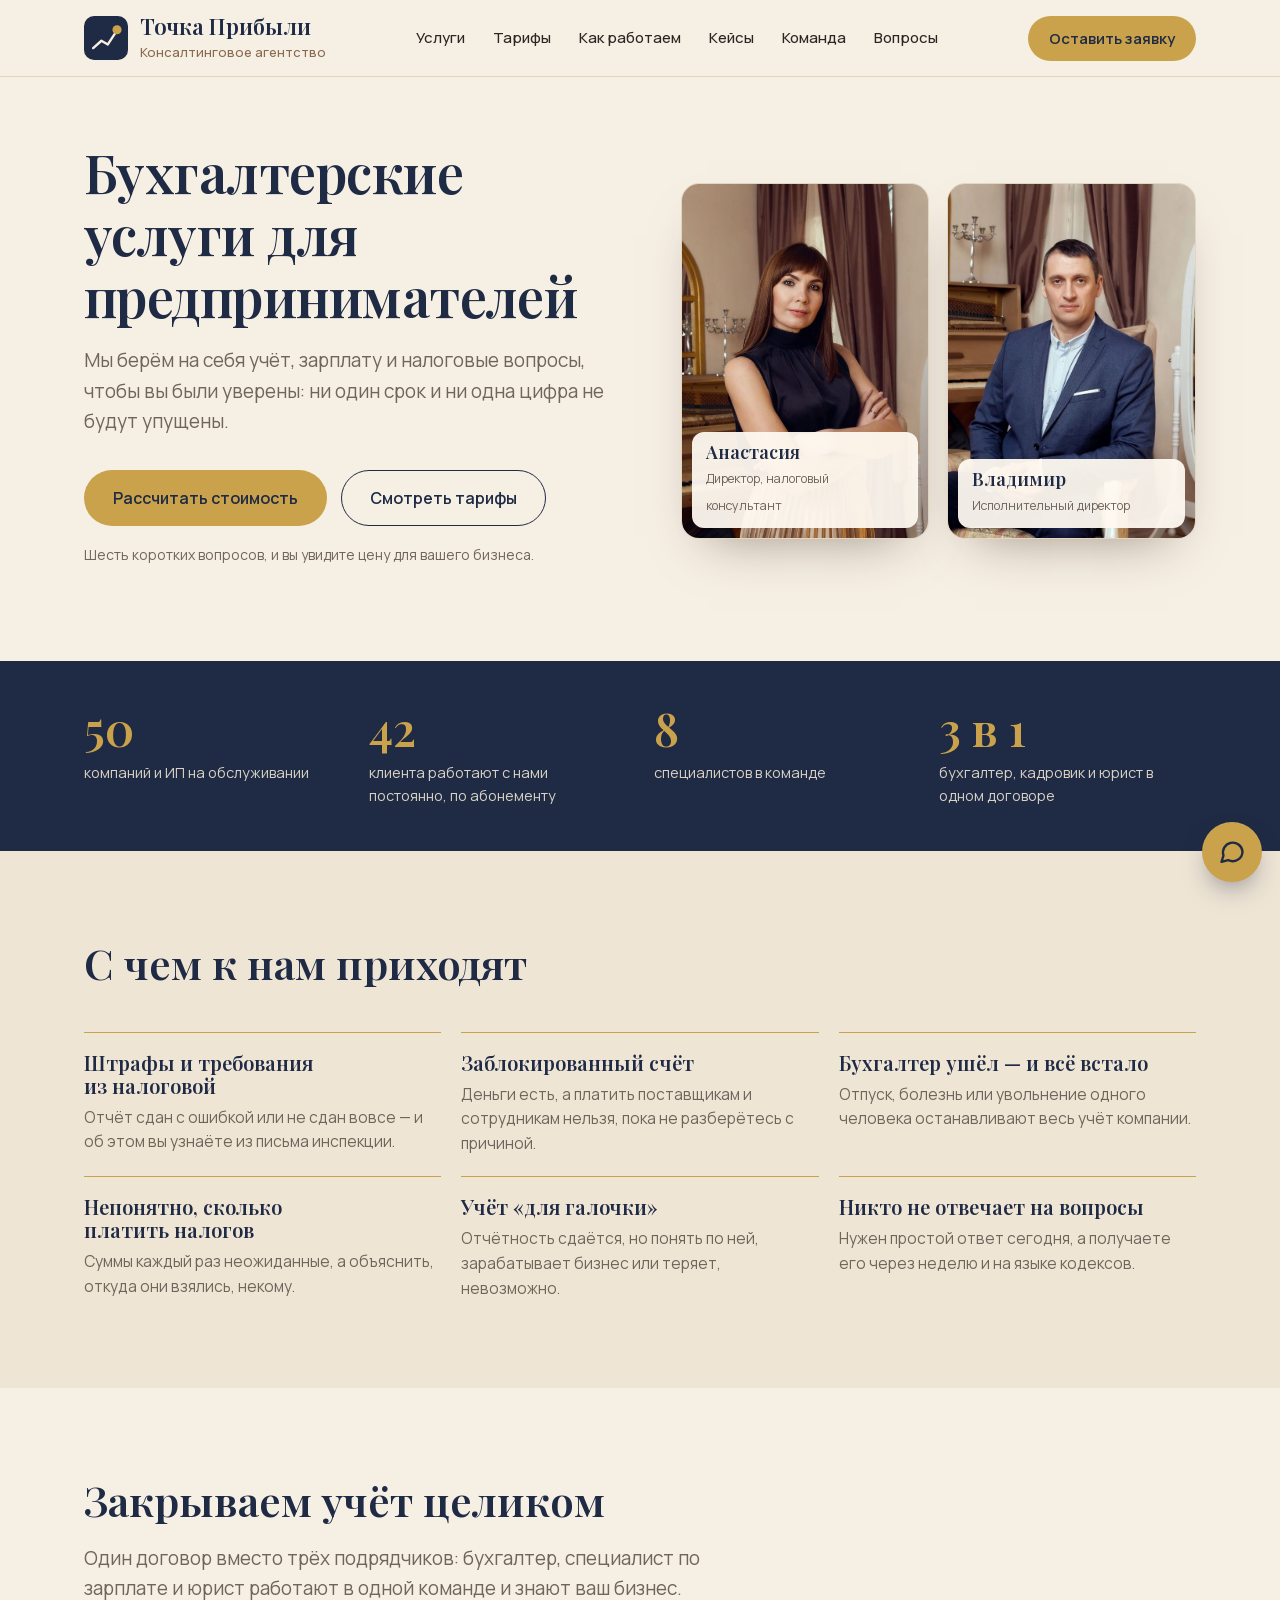
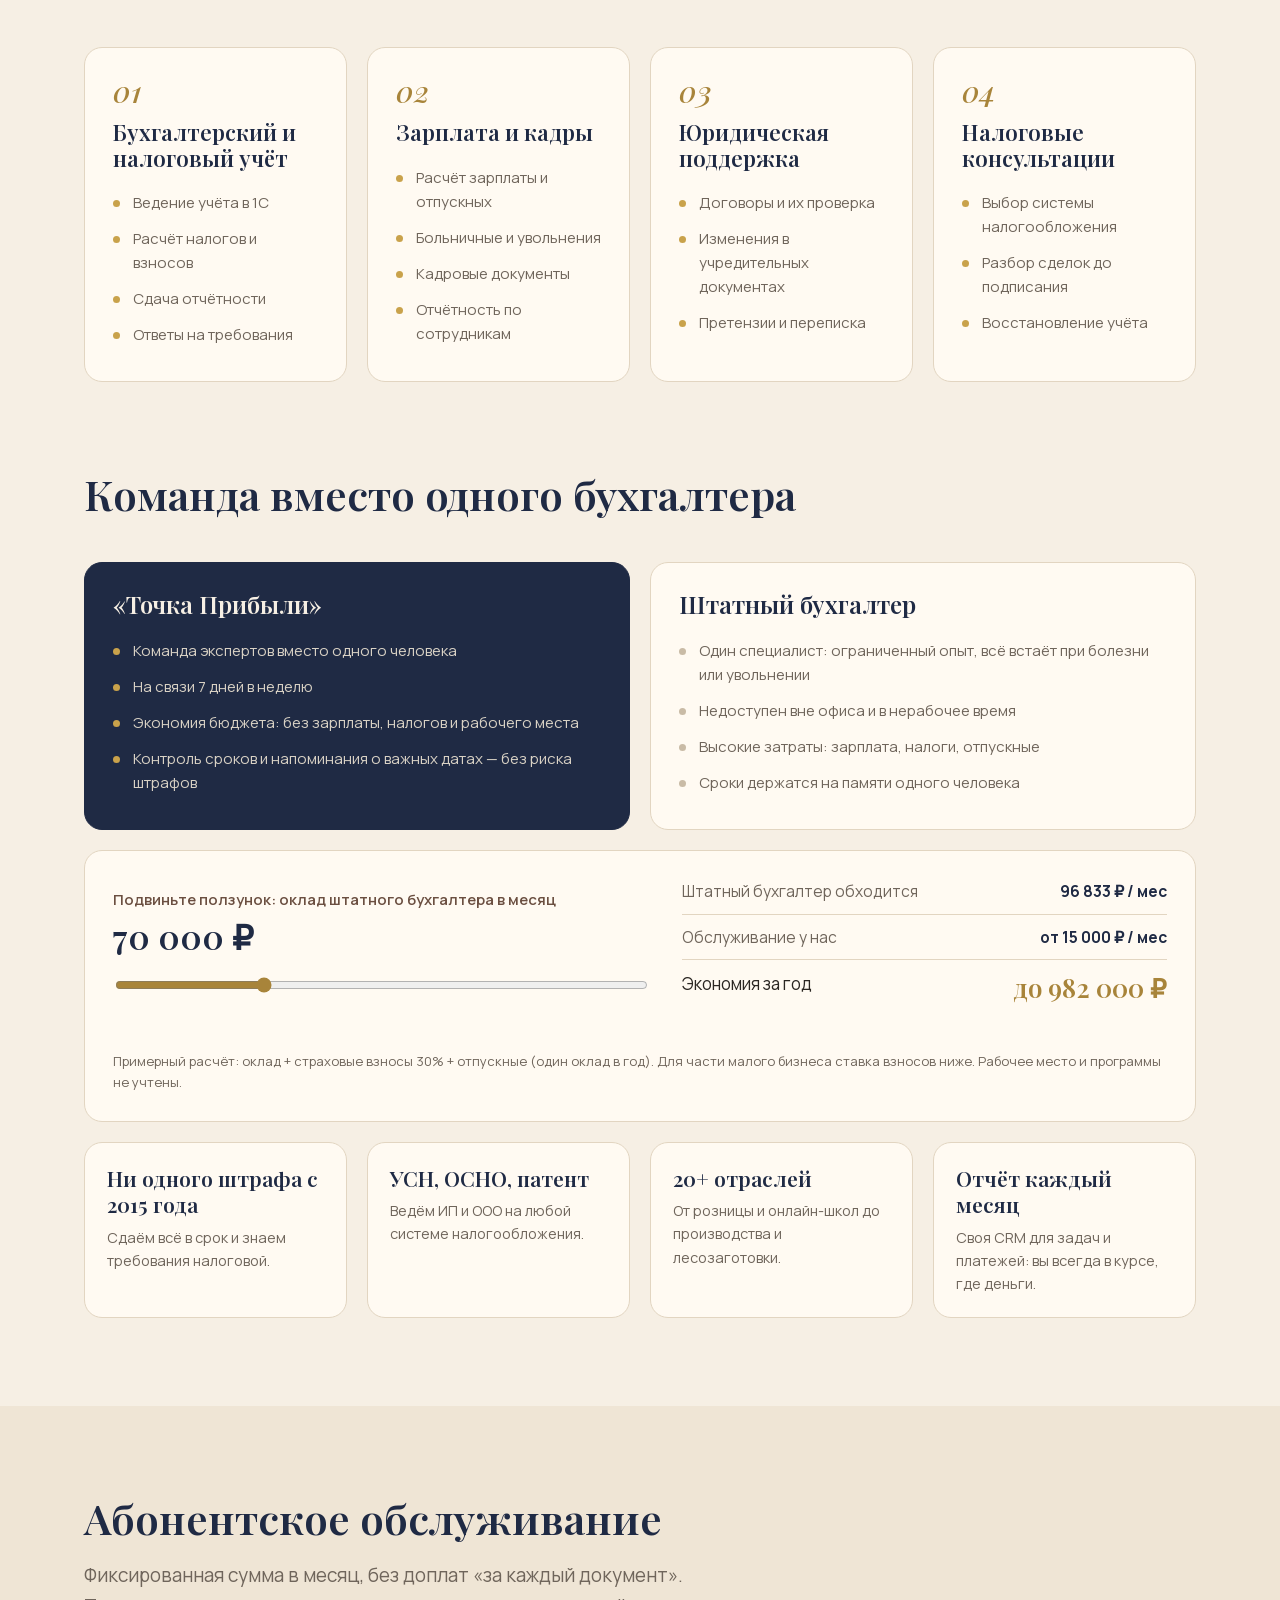
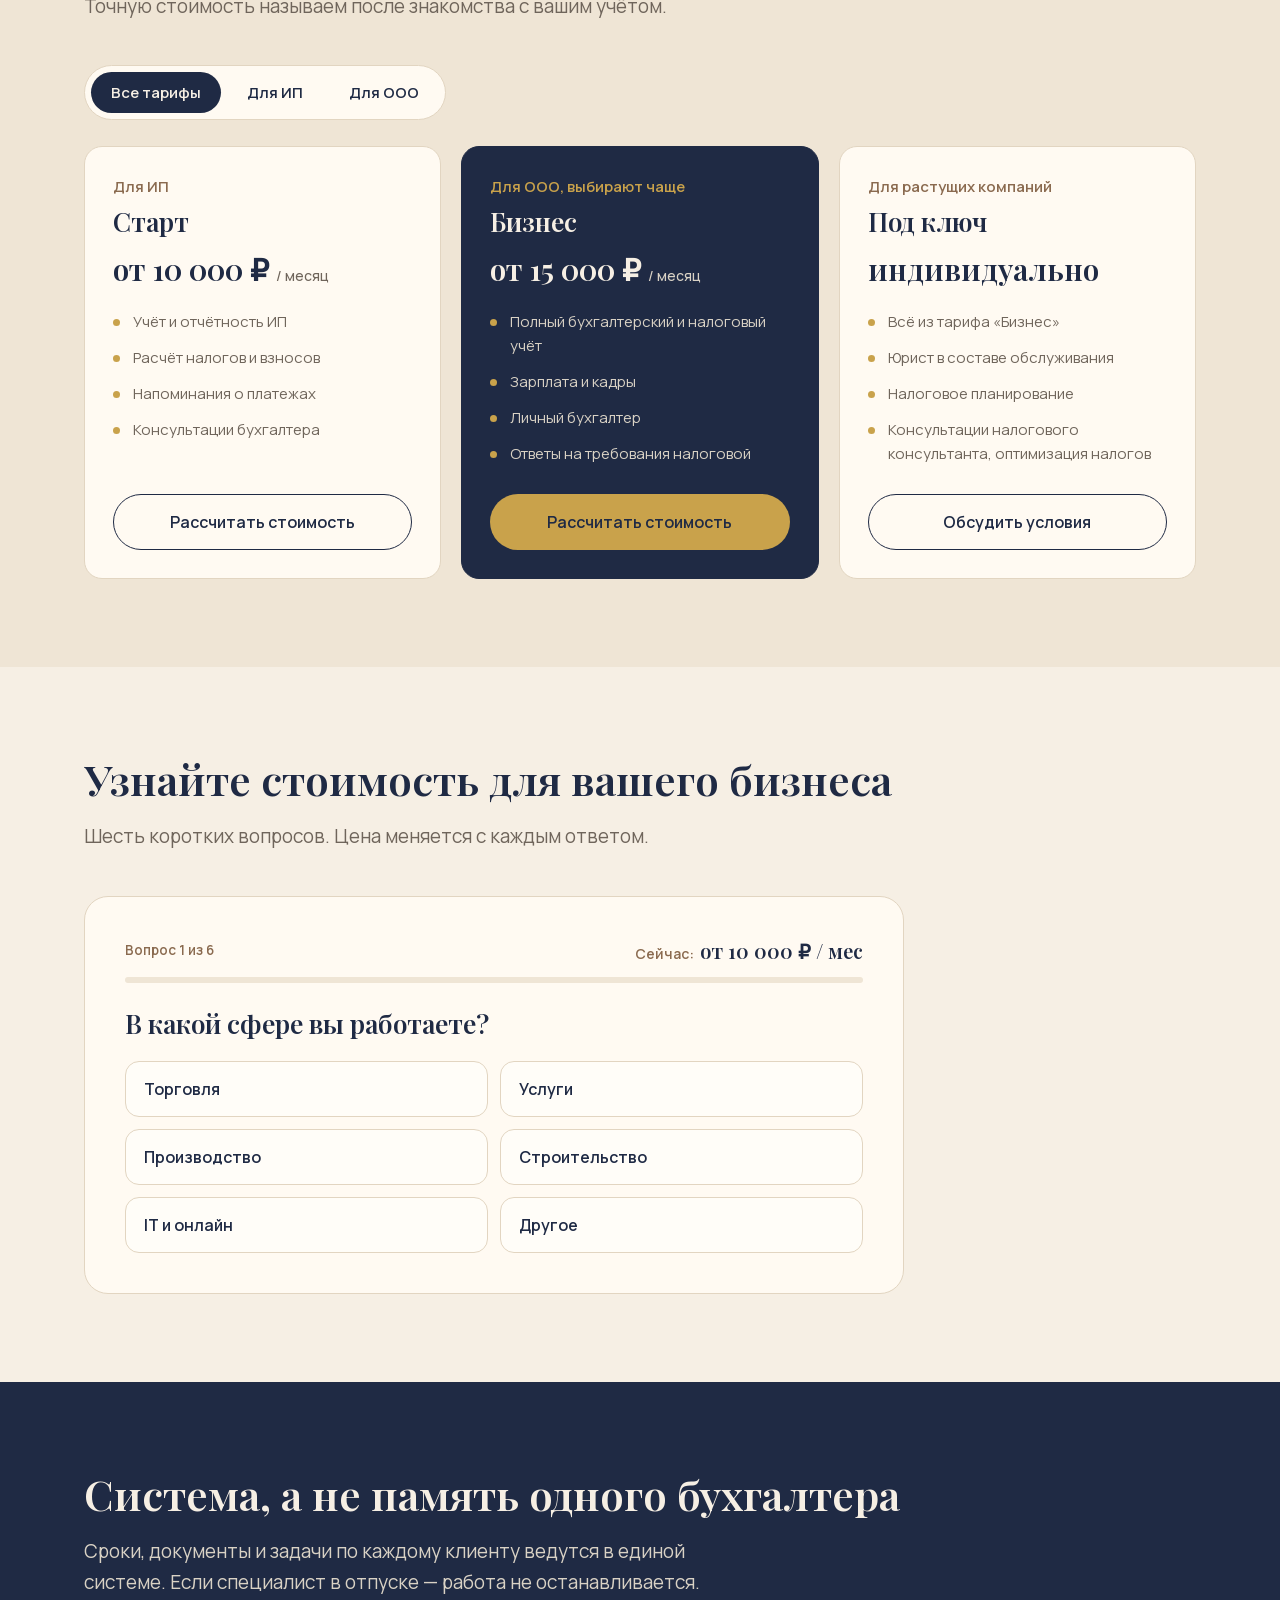
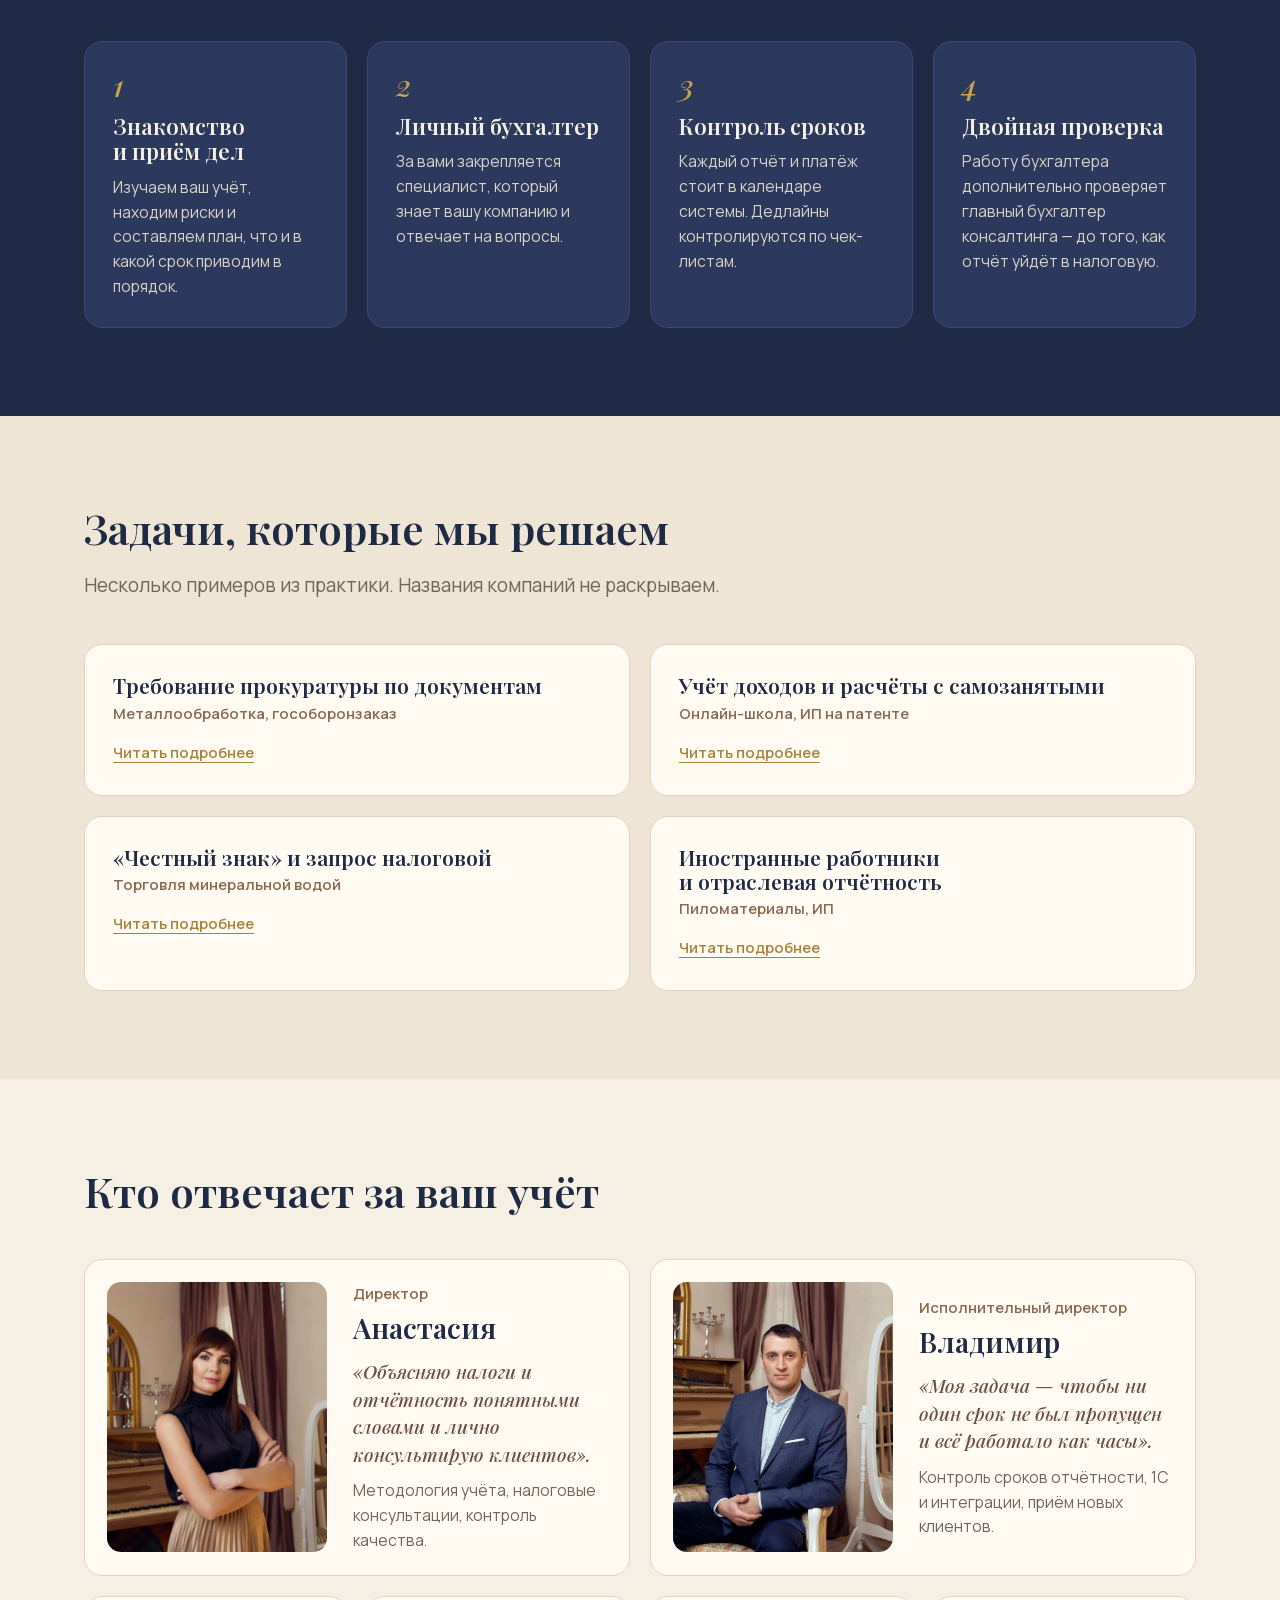
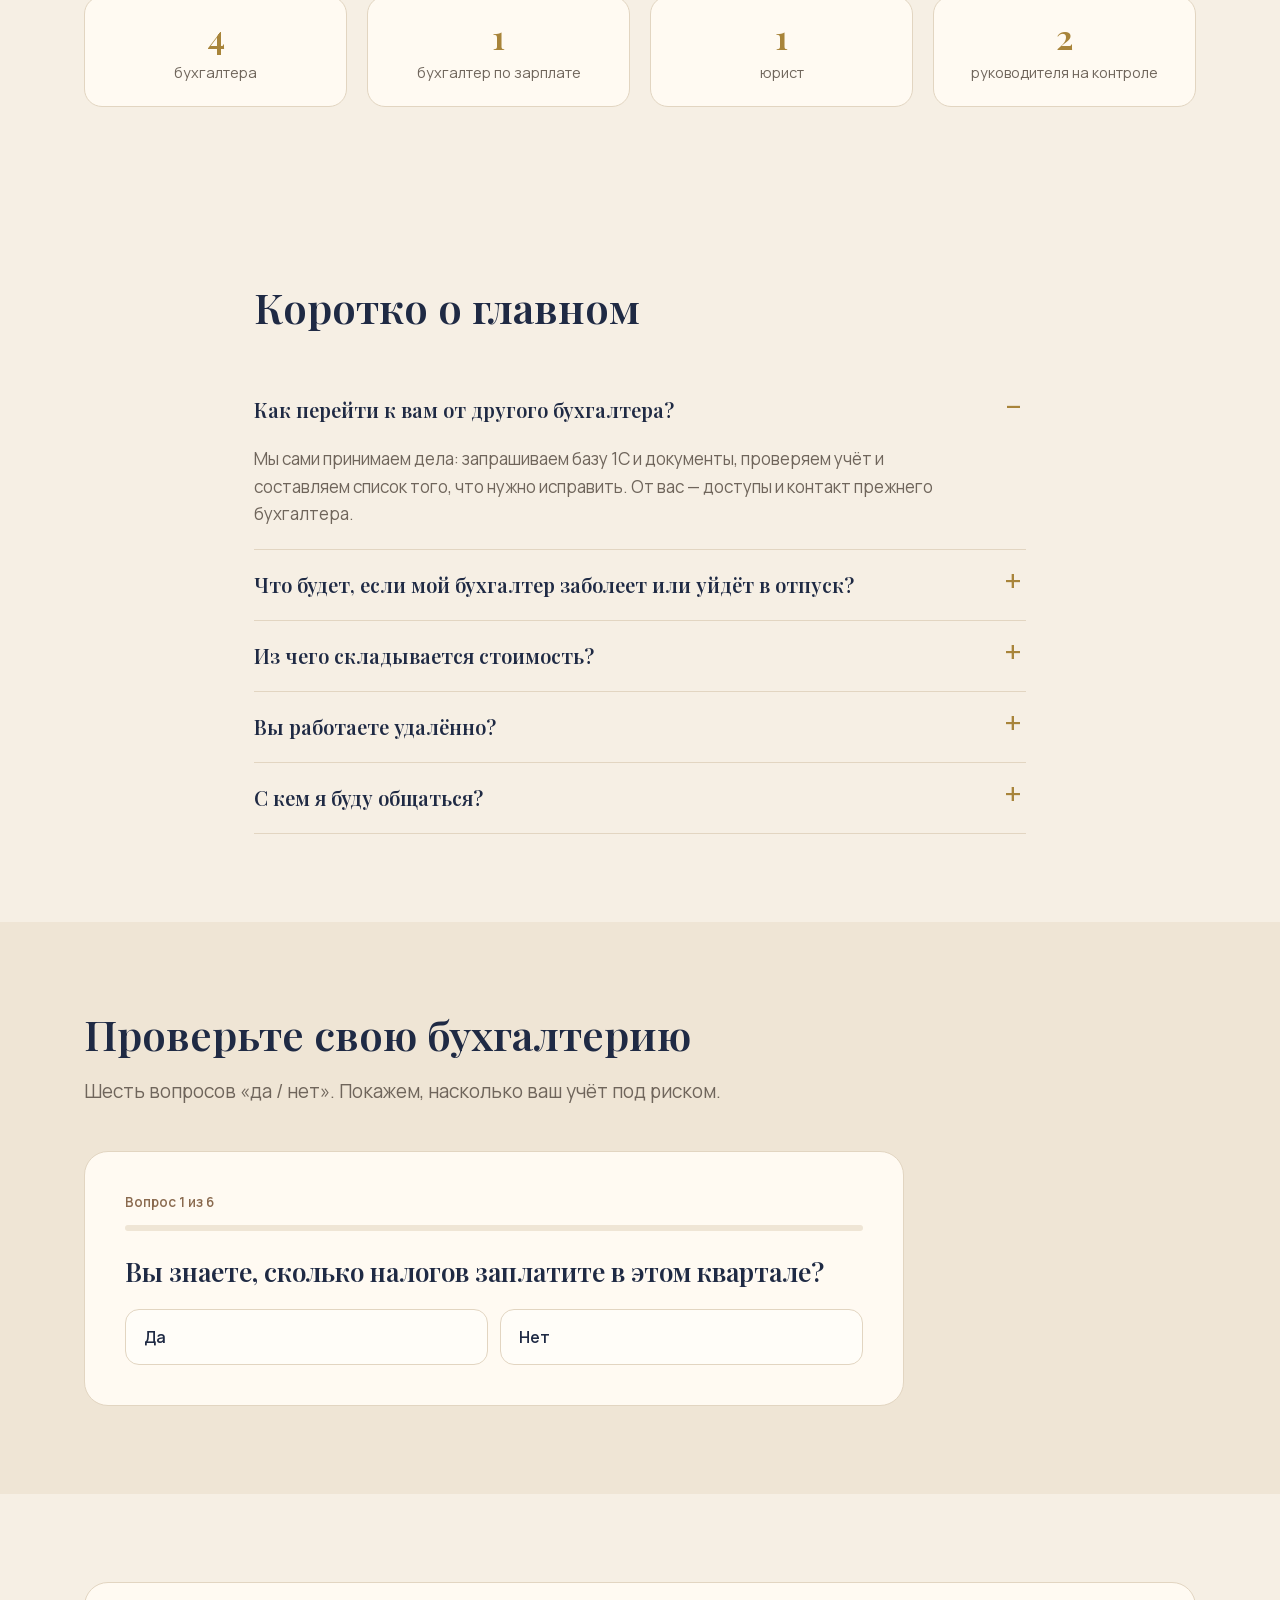
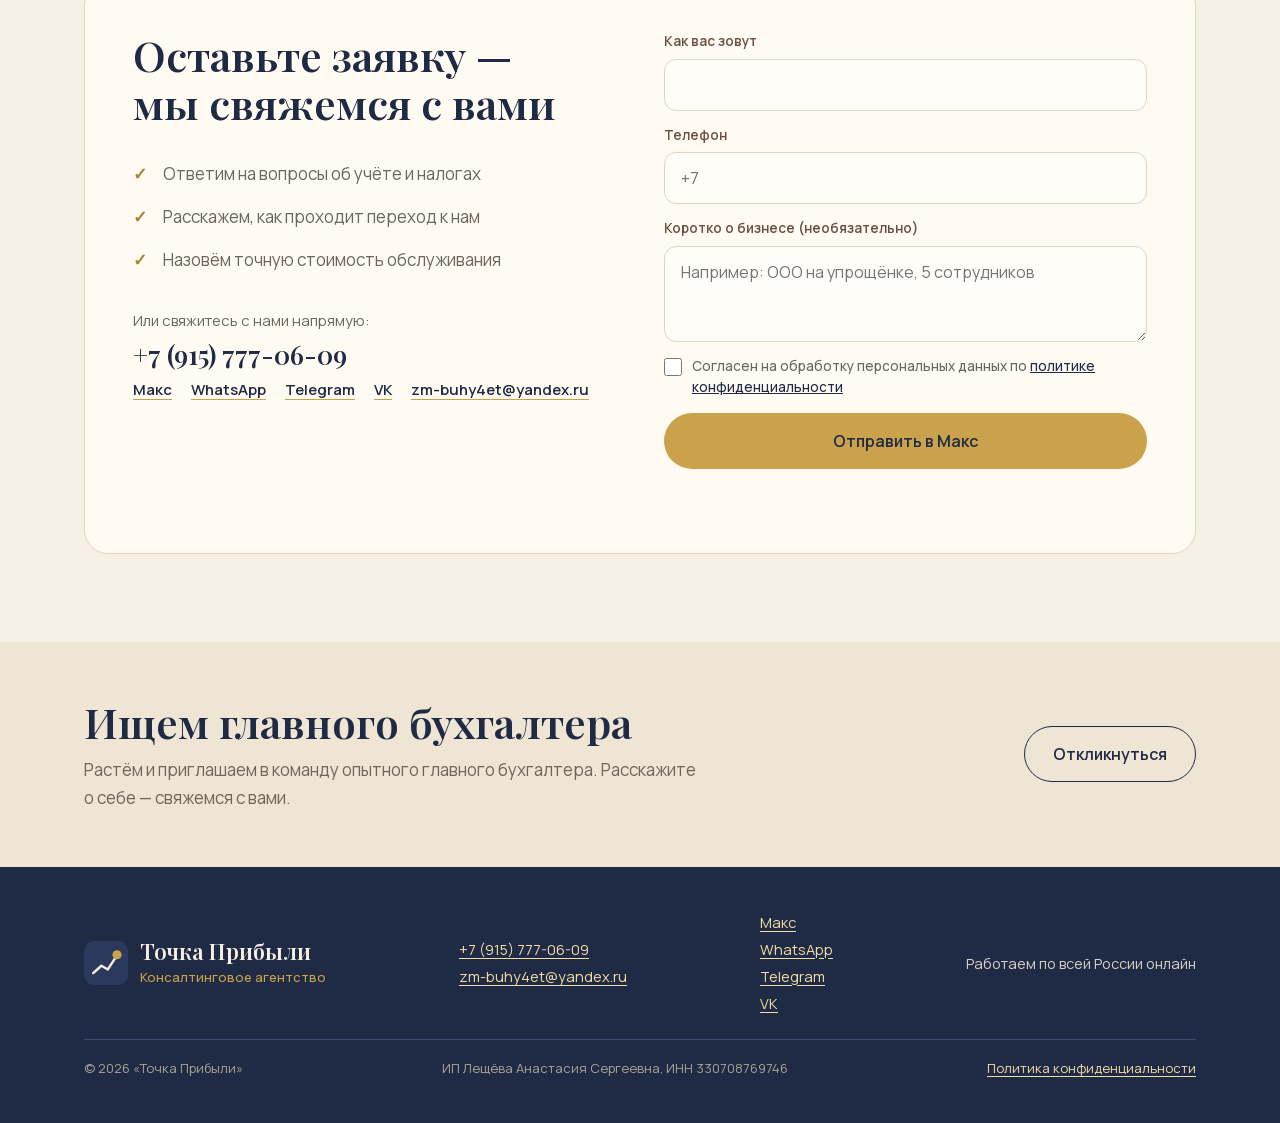
<file: index.html>
<!doctype html>
<html lang="ru">
<head>
<meta charset="utf-8">
<meta name="viewport" content="width=device-width, initial-scale=1">
<title>Точка Прибыли: бухгалтерия и налоговый консалтинг для бизнеса</title>
<meta name="description" content="Консалтинговое агентство «Точка Прибыли»: бухгалтерское обслуживание, зарплата и кадры, юридическая поддержка. За ваш учёт лично отвечают владельцы.">
<meta property="og:type" content="website">
<meta property="og:url" content="https://tochka-pribyli.ru/">
<meta property="og:title" content="Точка Прибыли — бухгалтерские услуги для предпринимателей">
<meta property="og:description" content="Учёт, зарплата и налоги для ИП и ООО по всей России. Рассчитайте стоимость за 1 минуту.">
<meta property="og:image" content="https://tochka-pribyli.ru/og.png">
<meta property="og:image:width" content="1200">
<meta property="og:image:height" content="630">
<meta name="twitter:card" content="summary_large_image">
<link rel="icon" href="logo-mark.svg" type="image/svg+xml">
<link rel="stylesheet" href="fonts/fonts.css">
<style>
  /* Hallmark · v2.0.0 · audit → polish · genre: editorial · theme: own (warm photo palette, by request) · copy: verbatim (Russian copy: the dash is standard punctuation, the client approved the text) */
  /* Hallmark · pre-emit critique: P4 H4 E4 S3 R4 V4 · weakest: S, the page leans on cards; kept the layout the client approved and removed the generated tells instead */
  /* Hallmark · answered F15 · the accountancy page keeps its card gap of 20px; 28, 36 and 48 sit inside the stats band, the calculator and the request card */
  /* Hallmark · dismissed F4 · checked the accountancy hero: the second action Смотреть тарифы is btn-line, outlined with a transparent background */
  /* Hallmark · waive 24b · spacing kept from the client-approved layout of the accountancy page · polish depth keeps the layout, a respacing is a restyle */
  /* Палитра взята с фотографий: кремовые стены, шторы какао, синий пиджак, золотые рамы */
  :root {
    --cream: #f6efe4;
    --cream-2: #efe5d5;
    --paper: #fffaf2;
    --cocoa: #6b4f41;
    --cocoa-soft: #8a6a4f;
    --navy: #1f2a44;
    --navy-2: #2b3a5c;
    --gold: #c9a24b;
    --gold-dark: #a8843a;
    --ink: #2a2622;
    --muted: #6f655b;
    --line: #e2d5c1;
    --field: #fffdf8;
    --gold-light: #d6b05b;
    --gold-wash: #fbf1da;
    --on-navy: #d9d2c5;
    --on-navy-soft: #a9a497;
    --on-navy-accent: #f3dca6;
    --navy-line: #3b4a6e;
    --bullet-soft: #c9bba6;
    --todo-bg: #fbe9c4;
    --todo-ink: #7a5a12;
    --ok: #3f7a4f;
    --bad: #a8432f;
    --veil: rgba(255,250,242,.94);
    --shadow-warm: rgba(60,40,25,.5);
    --shadow-navy: rgba(31,42,68,.6);
    --serif: 'Playfair Display', Georgia, 'Times New Roman', serif;
    --sans: Manrope, 'Helvetica Neue', Arial, sans-serif;
  }
  * { box-sizing: border-box; }
  html { scroll-behavior: smooth; overflow-x: clip; }
  ::selection { background: var(--gold-wash); color: var(--navy); }
  body { margin: 0; background: var(--cream); color: var(--ink); font-family: var(--sans); font-size: 17px; line-height: 1.6; -webkit-font-smoothing: antialiased; overflow-x: clip; caret-color: var(--gold-dark); }
  img { max-width: 100%; display: block; }
  a { color: inherit; }
  .wrap { max-width: 1160px; margin: 0 auto; padding: 0 24px; }
  h1, h2, h3 { font-family: var(--serif); font-weight: 600; color: var(--navy); line-height: 1.15; margin: 0; text-wrap: balance; overflow-wrap: break-word; min-width: 0; }
  h1 { font-size: clamp(34px, 4.4vw, 54px); letter-spacing: -0.01em; }
  h2 { font-size: clamp(28px, 3.6vw, 42px); }
  h3 { font-size: 22px; }
  section { padding: 88px 0; }
  .label { font-size: 15px; font-weight: 600; color: var(--cocoa-soft); margin-bottom: 6px; }
  .lead { font-size: 19px; color: var(--muted); max-width: 640px; margin: 18px 0 0; }
  .head { margin-bottom: 44px; }

  .btn { display: inline-flex; align-items: center; justify-content: center; gap: 10px; padding: 16px 28px; border-radius: 999px; font: 600 16px var(--sans); text-decoration: none; border: 1.5px solid transparent; cursor: pointer; transition: transform .15s, background .15s, color .15s; }
  .btn:hover { transform: translateY(-1px); }
  .btn:disabled, .opt:disabled, input:disabled, textarea:disabled { opacity: .5; cursor: not-allowed; }
  .btn:active, .opt:active, .tab:active, .fab-btn:active { transform: scale(.98); }
  .btn-gold { background: var(--gold); color: var(--navy); }
  .btn-gold:hover { background: var(--gold-light); }
  .btn-line { border-color: var(--navy); color: var(--navy); background: transparent; }
  .btn-line:hover { background: var(--navy); color: var(--cream); }
  .btn:focus-visible, a:focus-visible, summary:focus-visible, input:focus-visible, textarea:focus-visible { outline: 3px solid var(--gold); outline-offset: 3px; }

  /* Шапка */
  header.top { position: sticky; top: 0; z-index: 20; background: var(--cream); border-bottom: 1px solid var(--line); }
  .top .wrap { display: flex; align-items: center; justify-content: space-between; gap: 24px; height: 76px; }
  .logo { display: flex; align-items: center; gap: 12px; text-decoration: none; }
  .logo svg { width: 44px; height: 44px; flex: none; }
  .logo b { display: block; font: 600 22px/1.1 var(--serif); color: var(--navy); white-space: nowrap; }
  .logo span { display: block; font-size: 13px; font-weight: 500; color: var(--cocoa-soft); margin-top: 4px; white-space: nowrap; }
  nav.menu { display: flex; gap: 28px; font-size: 15px; font-weight: 500; }
  nav.menu a { text-decoration: none; color: var(--ink); }
  nav.menu a:hover { color: var(--gold-dark); }
  .top .btn { padding: 11px 20px; font-size: 15px; }

  /* Первый экран */
  .hero { padding: 64px 0 80px; }
  .hero .wrap { display: grid; grid-template-columns: minmax(0, 1.05fr) minmax(0, 1fr); gap: 56px; align-items: center; }
  .hero-cta { display: flex; flex-wrap: wrap; gap: 14px; margin-top: 34px; }
  .hero-note { margin-top: 18px; font-size: 14px; color: var(--muted); }
  .duo { display: grid; grid-template-columns: repeat(2, minmax(0, 1fr)); gap: 18px; }
  .person { position: relative; border-radius: 18px; overflow: hidden; background: var(--cream-2); border: 1px solid var(--line); box-shadow: 0 24px 50px -28px var(--shadow-warm); }
  .person img { width: 100%; aspect-ratio: 3 / 4.3; object-fit: cover; }
  .person img { object-position: 50% 20%; }
  .person figcaption { position: absolute; left: 10px; right: 10px; bottom: 10px; background: var(--veil); border-radius: 12px; padding: 10px 14px; }
  .person figcaption b { display: block; font: 600 18px/1.2 var(--serif); color: var(--navy); }
  .person figcaption span { font-size: 12.5px; color: var(--muted); }
  figure { margin: 0; }

  /* Цифры */
  .stats { background: var(--navy); color: var(--cream); padding: 44px 0; }
  .stats .wrap { display: grid; grid-template-columns: repeat(4, minmax(0, 1fr)); gap: 28px; }
  .stat b { display: block; font: 600 46px/1 var(--serif); color: var(--gold); font-variant-numeric: tabular-nums; }
  .stat span { display: block; margin-top: 10px; font-size: 14.5px; color: var(--on-navy); }

  /* Сетки карточек */
  .grid { display: grid; gap: 20px; }
  .g3 { grid-template-columns: repeat(3, minmax(0, 1fr)); }
  .g4 { grid-template-columns: repeat(4, minmax(0, 1fr)); }
  .g2 { grid-template-columns: repeat(2, minmax(0, 1fr)); }
  .card { background: var(--paper); border: 1px solid var(--line); border-radius: 18px; padding: 28px; }
  .card p { margin: 10px 0 0; color: var(--muted); font-size: 15.5px; }
  .card ul { margin: 14px 0 0; padding: 0; list-style: none; font-size: 15px; color: var(--muted); }
  .card li { padding: 6px 0 6px 20px; position: relative; }
  .card li::before { content: ""; position: absolute; left: 0; top: 15px; width: 7px; height: 7px; border-radius: 50%; background: var(--gold); }
  .num { font: 500 italic 30px/1 var(--serif); color: var(--gold-dark); margin-bottom: 14px; }

  .pains { background: var(--cream-2); }
  .pain { border-top: 1px solid var(--gold); padding: 18px 0 0; }
  .pain h3 { font-size: 20px; }
  .pain p { margin: 8px 0 0; color: var(--muted); font-size: 15.5px; }

  /* Тарифы */
  .plan { display: flex; flex-direction: column; }
  .plan .for { font-size: 15px; font-weight: 600; color: var(--cocoa-soft); }
  .plan h3 { margin-top: 8px; font-size: 26px; }
  .price { margin: 16px 0 4px; font: 600 30px/1.1 var(--serif); color: var(--navy); }
  .price small { font: 500 14px var(--sans); color: var(--muted); }
  .plan ul { flex: 1; }
  .plan .btn { margin-top: 22px; }
  .plan.best { background: var(--navy); border-color: var(--navy); color: var(--cream); }
  .plan.best h3, .plan.best .price { color: var(--cream); }
  .plan.best .for { color: var(--gold); }
  .plan.best ul, .plan.best .price small { color: var(--on-navy); }
  .todo { display: inline-block; font: 600 13px var(--sans); background: var(--todo-bg); color: var(--todo-ink); border-radius: 6px; padding: 3px 8px; vertical-align: middle; }

  /* Как мы работаем */
  .work { background: var(--navy); color: var(--cream); }
  .work h2, .work h3 { color: var(--cream); }
  .work .lead { color: var(--on-navy); }
  .work .card { background: var(--navy-2); border-color: var(--navy-line); color: var(--cream); }
  .work .card p { color: var(--on-navy); }
  .work .num { color: var(--gold); }

  /* Основатели */
  .founder { display: grid; grid-template-columns: 220px minmax(0, 1fr); gap: 26px; align-items: center; padding: 22px; }
  .founder img { width: 220px; height: 270px; object-fit: cover; border-radius: 14px; }
  .founder .role { font-size: 15px; font-weight: 600; color: var(--cocoa-soft); }
  .founder h3 { font-size: 28px; margin-top: 6px; }
  .founder blockquote { margin: 14px 0 0; font: 500 italic 19px/1.45 var(--serif); color: var(--cocoa); }
  .roles { margin-top: 20px; }
  .roles .card { padding: 22px; text-align: center; }
  .roles b { display: block; font: 600 34px/1 var(--serif); color: var(--gold-dark); }
  .roles span { display: block; margin-top: 8px; font-size: 14.5px; color: var(--muted); }

  .review { border-style: dashed; color: var(--muted); font-size: 15px; min-height: 150px; display: flex; flex-direction: column; justify-content: center; gap: 8px; }

  /* Аутсорс против штатного бухгалтера */
  .vs h3 { font-size: 24px; margin-bottom: 6px; }
  .vs .yes { background: var(--navy); border-color: var(--navy); }
  .vs .yes h3 { color: var(--cream); }
  .vs .yes ul { color: var(--on-navy); }
  .vs .no li::before { background: var(--bullet-soft); }
  .facts { margin-top: 20px; }
  .facts .card { padding: 22px; }
  .facts b { display: block; font: 600 21px/1.25 var(--serif); color: var(--navy); }
  .facts span { display: block; margin-top: 8px; font-size: 14.5px; color: var(--muted); }

  /* Кейсы */
  .case .tag { font-size: 15px; font-weight: 600; color: var(--cocoa-soft); margin-top: 4px; }
  .case h3 { font-size: 21px; }
  .case .res { margin-top: 14px; padding-top: 14px; border-top: 1px solid var(--line); color: var(--ink); font-weight: 500; }

  .direct { margin-top: 28px; font-size: 15px; color: var(--muted); }
  .direct a { display: inline-block; margin: 8px 16px 0 0; font-weight: 600; color: var(--navy); text-decoration-color: var(--gold); text-underline-offset: 4px; }
  .direct .tel { display: block; font: 600 26px/1.2 var(--serif); text-decoration: none; margin-top: 6px; }
  footer a { color: var(--on-navy-accent); text-underline-offset: 3px; }
  footer .cols { display: grid; gap: 4px; }
  footer .legal { width: 100%; border-top: 1px solid var(--navy-line); padding-top: 18px; font-size: 13px; color: var(--on-navy-soft); display: flex; gap: 8px 24px; flex-wrap: wrap; justify-content: space-between; }

  /* Интерактив: квиз, тест, калькулятор, вкладки, кнопка связи */
  [hidden] { display: none !important; }
  .box { background: var(--paper); border: 1px solid var(--line); border-radius: 24px; padding: 40px; max-width: 820px; }
  .steps { display: flex; align-items: center; justify-content: space-between; gap: 16px; font-size: 13.5px; font-weight: 600; color: var(--cocoa-soft); }
  .bar { height: 6px; border-radius: 6px; background: var(--cream-2); margin: 12px 0 26px; overflow: hidden; }
  .bar i { display: block; height: 100%; width: 100%; background: var(--gold); border-radius: 6px; transform: scaleX(0); transform-origin: left; transition: transform .25s; }
  .box h3 { font-size: 26px; }
  .opts { display: grid; grid-template-columns: repeat(2, minmax(0, 1fr)); gap: 12px; margin-top: 22px; }
  .opt { font: 600 16px var(--sans); color: var(--navy); background: var(--field); border: 1.5px solid var(--line); border-radius: 14px; padding: 16px 18px; text-align: left; cursor: pointer; transition: border-color .15s, background .15s, transform .15s; }
  .opt:hover { border-color: var(--gold); background: var(--paper); transform: translateY(-1px); }
  .opt:focus-visible, .tab:focus-visible, .back:focus-visible, .fab-btn:focus-visible, input[type=range]:focus-visible { outline: 3px solid var(--gold); outline-offset: 3px; }
  .live { font-size: 14px; font-weight: 600; color: var(--cocoa-soft); }
  .live b { font: 600 20px var(--serif); color: var(--navy); margin-left: 6px; white-space: nowrap; }
  .opt.on { border-color: var(--gold-dark); background: var(--gold-wash); }
  .opt.on::before { content: "✓ "; color: var(--gold-dark); }
  .hint { margin: 8px 0 0; font-size: 14.5px; color: var(--muted); }
  .next { margin-top: 22px; margin-right: 18px; }
  .breakdown { list-style: none; margin: 18px 0 0; padding: 0; max-width: 460px; font-size: 15.5px; color: var(--muted); }
  .breakdown li { display: flex; justify-content: space-between; gap: 16px; padding: 8px 0; border-bottom: 1px solid var(--line); }
  .breakdown b { color: var(--navy); white-space: nowrap; }
  .consent { display: flex; align-items: flex-start; gap: 10px; font-weight: 500; font-size: 13.5px; color: var(--muted); }
  .consent input { width: 18px; height: 18px; flex: none; margin: 2px 0 0; padding: 0; accent-color: var(--gold-dark); }
  .consent a { color: var(--navy); }
  .back { margin-top: 22px; background: none; border: 0; padding: 6px 0; font: 600 14.5px var(--sans); color: var(--cocoa-soft); cursor: pointer; text-decoration: underline; text-underline-offset: 4px; }
  .result .big { font: 600 clamp(34px, 5vw, 48px)/1.1 var(--serif); color: var(--navy); margin: 10px 0 6px; }
  .result .big small { font: 500 16px var(--sans); color: var(--muted); }
  .result p { color: var(--muted); margin: 10px 0 0; }
  .result .acts { display: flex; flex-wrap: wrap; gap: 12px; margin-top: 24px; }
  .risk-low { color: var(--ok) !important; } .risk-mid { color: var(--gold-dark) !important; } .risk-high { color: var(--bad) !important; }

  .calc { margin-top: 20px; display: grid; grid-template-columns: minmax(0, 1.1fr) minmax(0, 1fr); gap: 36px; align-items: center; }
  .calc label { font-size: 15px; color: var(--cocoa); }
  .calc output { display: block; font: 600 34px/1.1 var(--serif); color: var(--navy); margin: 6px 0 14px; }
  input[type=range] { width: 100%; padding: 0; border: 0; background: transparent; accent-color: var(--gold-dark); height: 28px; cursor: pointer; }
  .calc .rows { display: grid; gap: 10px; font-size: 15.5px; }
  .calc .rows div { display: flex; justify-content: space-between; gap: 16px; border-bottom: 1px solid var(--line); padding-bottom: 10px; color: var(--muted); }
  .calc .rows b { color: var(--navy); white-space: nowrap; }
  .calc .save { border: 0 !important; font-size: 17px; color: var(--ink) !important; }
  .calc .save b { font: 600 26px var(--serif); color: var(--gold-dark); }
  .calc .note { grid-column: 1 / -1; font-size: 13px; color: var(--muted); margin: 0; }

  .tabs { display: inline-flex; gap: 6px; padding: 6px; background: var(--paper); border: 1px solid var(--line); border-radius: 999px; margin-bottom: 26px; }
  .tab { font: 600 15px var(--sans); color: var(--navy); background: transparent; border: 0; border-radius: 999px; padding: 10px 20px; cursor: pointer; }
  .tab[aria-selected=true] { background: var(--navy); color: var(--cream); }

  details.more { border: 0; margin-top: 12px; }
  details.more summary { font: 600 15px var(--sans); color: var(--gold-dark); padding: 4px 0; text-decoration: underline; text-underline-offset: 4px; display: inline-block; }
  details.more summary::after { content: none; }
  details.more[open] summary { color: var(--cocoa-soft); }
  details.more p { margin: 10px 0 0; max-width: none; }

  .fab { position: fixed; right: 18px; bottom: 18px; z-index: 30; display: flex; flex-direction: column; align-items: flex-end; gap: 10px; }
  .fab-btn { width: 60px; height: 60px; border-radius: 50%; border: 0; background: var(--gold); color: var(--navy); cursor: pointer; box-shadow: 0 12px 28px -10px var(--shadow-navy); display: grid; place-items: center; }
  .fab-btn svg { width: 28px; height: 28px; }
  .fab-menu { display: grid; gap: 8px; }
  .fab-menu a { background: var(--navy); color: var(--cream); text-decoration: none; font: 600 15px var(--sans); padding: 12px 18px; border-radius: 999px; box-shadow: 0 10px 24px -12px var(--shadow-navy); text-align: center; }
  .fab-menu a:hover { background: var(--navy-2); }

  /* Вопросы */
  .faq { max-width: 820px; }
  details { border-bottom: 1px solid var(--line); }
  summary { cursor: pointer; list-style: none; padding: 22px 40px 22px 0; position: relative; font: 600 20px/1.3 var(--serif); color: var(--navy); }
  summary::-webkit-details-marker { display: none; }
  summary::after { content: "+"; position: absolute; right: 4px; top: 16px; font: 400 30px/1 var(--sans); color: var(--gold-dark); }
  details[open] summary::after { content: "–"; }
  details p { margin: 0 0 22px; color: var(--muted); max-width: 700px; }

  /* Заявка */
  .lead-box { background: var(--paper); border: 1px solid var(--line); border-radius: 24px; padding: 48px; display: grid; grid-template-columns: repeat(2, minmax(0, 1fr)); gap: 48px; align-items: start; }
  form { display: grid; gap: 14px; }
  label { font-size: 13.5px; font-weight: 600; color: var(--cocoa); display: grid; gap: 6px; }
  input, textarea { font: 400 16px var(--sans); color: var(--ink); background: var(--field); border: 1.5px solid var(--line); border-radius: 12px; padding: 14px 16px; width: 100%; }
  textarea { resize: vertical; min-height: 96px; }
  .form-msg { font-size: 14px; color: var(--muted); min-height: 22px; margin: 0; }
  .checks { list-style: none; padding: 0; margin: 24px 0 0; }
  .checks li { padding: 8px 0 8px 30px; position: relative; color: var(--muted); }
  .checks li::before { content: "✓"; position: absolute; left: 0; color: var(--gold-dark); font-weight: 700; }

  /* Вакансия */
  .job { background: var(--cream-2); padding: 56px 0; }
  .job .wrap { display: flex; align-items: center; justify-content: space-between; gap: 32px; flex-wrap: wrap; }
  .job p { margin: 10px 0 0; color: var(--muted); max-width: 620px; }

  footer { background: var(--navy); color: var(--on-navy); padding: 44px 0; font-size: 14.5px; }
  footer .wrap { display: flex; justify-content: space-between; gap: 24px; flex-wrap: wrap; align-items: center; }
  footer .logo b { color: var(--cream); }
  footer .logo span { color: var(--gold); }
  footer .todo { background: var(--navy-line); color: var(--on-navy-accent); }

  @media (max-width: 980px) {
    nav.menu { display: none; }
    .hero .wrap, .lead-box { grid-template-columns: minmax(0, 1fr); }
    .g4, .stats .wrap { grid-template-columns: repeat(2, minmax(0, 1fr)); }
    .g3 { grid-template-columns: minmax(0, 1fr); }
    .g2 { grid-template-columns: minmax(0, 1fr); }
  }
  @media (max-width: 600px) {
    body { font-size: 16px; }
    .wrap { padding: 0 16px; }
    section { padding: 60px 0; }
    .hero { padding: 36px 0 56px; }
    .top .wrap { height: 64px; }
    .top .btn { display: none; }
    .logo b { font-size: 19px; }
    .g4 { grid-template-columns: minmax(0, 1fr); }
    .stat b { font-size: 38px; }
    .person figcaption { padding: 8px 10px; }
    .person figcaption b { font-size: 15px; }
    .person figcaption span { font-size: 11px; }
    .founder { grid-template-columns: minmax(0, 1fr); }
    .founder img { width: 100%; height: 320px; object-position: 50% 25%; }
    .lead-box { padding: 26px 20px; gap: 28px; }
    .hero-cta .btn { width: 100%; }
    .roles.g4 { grid-template-columns: repeat(2, minmax(0, 1fr)); }
    .box { padding: 24px 18px; border-radius: 18px; }
    .box h3 { font-size: 22px; }
    .opts { grid-template-columns: minmax(0, 1fr); }
    .calc { grid-template-columns: minmax(0, 1fr); gap: 22px; }
    .result .acts .btn { width: 100%; }
    .tab { padding: 10px 14px; font-size: 14px; }
    footer { padding-bottom: 96px; }
  }
  @media (prefers-reduced-motion: reduce) { html { scroll-behavior: auto; } .btn, .opt, .bar i { transition: none; } .btn:hover, .opt:hover, .btn:active, .opt:active { transform: none; } }
</style>
</head>
<body>

<header class="top">
  <div class="wrap">
    <a class="logo" href="#top" aria-label="Точка Прибыли — на главную">
      <svg viewBox="0 0 48 48" aria-hidden="true"><rect width="48" height="48" rx="11" fill="#1f2a44"/><polyline points="10,35 19,27 26,31 35.5,16.5" fill="none" stroke="#f6efe4" stroke-width="2.6" stroke-linecap="round" stroke-linejoin="round"/><circle cx="36" cy="15" r="5" fill="#c9a24b"/></svg>
      <div><b>Точка Прибыли</b><span>Консалтинговое агентство</span></div>
    </a>
    <nav class="menu" aria-label="Разделы">
      <a href="#services">Услуги</a>
      <a href="#plans">Тарифы</a>
      <a href="#work">Как работаем</a>
      <a href="#cases">Кейсы</a>
      <a href="#team">Команда</a>
      <a href="#faq">Вопросы</a>
    </nav>
    <a class="btn btn-gold" href="#request">Оставить заявку</a>
  </div>
</header>

<main id="top">

<section class="hero">
  <div class="wrap">
    <div>
      <h1>Бухгалтерские услуги для предпринимателей</h1>
      <p class="lead">Мы берём на себя учёт, зарплату и налоговые вопросы, чтобы вы были уверены: ни один срок и ни одна цифра не будут упущены.</p>
      <div class="hero-cta">
        <a class="btn btn-gold" href="#quiz">Рассчитать стоимость</a>
        <a class="btn btn-line" href="#plans">Смотреть тарифы</a>
      </div>
      <p class="hero-note">Шесть коротких вопросов, и вы увидите цену для вашего бизнеса.</p>
    </div>
    <div class="duo">
      <figure class="person">
        <img class="anastasia" src="img/anastasia.jpg" alt="Анастасия, директор агентства «Точка Прибыли»">
        <figcaption><b>Анастасия</b><span>Директор, налоговый консультант</span></figcaption>
      </figure>
      <figure class="person">
        <img class="vladimir" src="img/vladimir-portrait.jpg" alt="Владимир, исполнительный директор агентства «Точка Прибыли»">
        <figcaption><b>Владимир</b><span>Исполнительный директор</span></figcaption>
      </figure>
    </div>
  </div>
</section>

<div class="stats" aria-label="Агентство в цифрах">
  <div class="wrap">
    <div class="stat"><b>50</b><span>компаний и ИП на обслуживании</span></div>
    <div class="stat"><b>42</b><span>клиента работают с нами постоянно, по абонементу</span></div>
    <div class="stat"><b>8</b><span>специалистов в команде</span></div>
    <div class="stat"><b>3 в 1</b><span>бухгалтер, кадровик и юрист в одном договоре</span></div>
  </div>
</div>

<section class="pains">
  <div class="wrap">
    <div class="head">
      <h2>С чем к нам приходят</h2>
    </div>
    <div class="grid g3">
      <div class="pain"><h3>Штрафы и требования из налоговой</h3><p>Отчёт сдан с ошибкой или не сдан вовсе — и об этом вы узнаёте из письма инспекции.</p></div>
      <div class="pain"><h3>Заблокированный счёт</h3><p>Деньги есть, а платить поставщикам и сотрудникам нельзя, пока не разберётесь с причиной.</p></div>
      <div class="pain"><h3>Бухгалтер ушёл — и всё встало</h3><p>Отпуск, болезнь или увольнение одного человека останавливают весь учёт компании.</p></div>
      <div class="pain"><h3>Непонятно, сколько платить налогов</h3><p>Суммы каждый раз неожиданные, а объяснить, откуда они взялись, некому.</p></div>
      <div class="pain"><h3>Учёт «для галочки»</h3><p>Отчётность сдаётся, но понять по ней, зарабатывает бизнес или теряет, невозможно.</p></div>
      <div class="pain"><h3>Никто не отвечает на вопросы</h3><p>Нужен простой ответ сегодня, а получаете его через неделю и на языке кодексов.</p></div>
    </div>
  </div>
</section>

<section id="services">
  <div class="wrap">
    <div class="head">
      <h2>Закрываем учёт целиком</h2>
      <p class="lead">Один договор вместо трёх подрядчиков: бухгалтер, специалист по зарплате и юрист работают в одной команде и знают ваш бизнес.</p>
    </div>
    <div class="grid g4">
      <div class="card"><div class="num">01</div><h3>Бухгалтерский и налоговый учёт</h3><ul><li>Ведение учёта в 1С</li><li>Расчёт налогов и взносов</li><li>Сдача отчётности</li><li>Ответы на требования</li></ul></div>
      <div class="card"><div class="num">02</div><h3>Зарплата и кадры</h3><ul><li>Расчёт зарплаты и отпускных</li><li>Больничные и увольнения</li><li>Кадровые документы</li><li>Отчётность по сотрудникам</li></ul></div>
      <div class="card"><div class="num">03</div><h3>Юридическая поддержка</h3><ul><li>Договоры и их проверка</li><li>Изменения в учредительных документах</li><li>Претензии и переписка</li></ul></div>
      <div class="card"><div class="num">04</div><h3>Налоговые консультации</h3><ul><li>Выбор системы налогообложения</li><li>Разбор сделок до подписания</li><li>Восстановление учёта</li></ul></div>
    </div>
  </div>
</section>

<section id="why" style="padding-top:0">
  <div class="wrap">
    <div class="head">
      <h2>Команда вместо одного бухгалтера</h2>
    </div>
    <div class="grid g2 vs">
      <div class="card yes">
        <h3>«Точка Прибыли»</h3>
        <ul>
          <li>Команда экспертов вместо одного человека</li>
          <li>На связи 7 дней в неделю</li>
          <li>Экономия бюджета: без зарплаты, налогов и рабочего места</li>
          <li>Контроль сроков и напоминания о важных датах — без риска штрафов</li>
        </ul>
      </div>
      <div class="card no">
        <h3>Штатный бухгалтер</h3>
        <ul>
          <li>Один специалист: ограниченный опыт, всё встаёт при болезни или увольнении</li>
          <li>Недоступен вне офиса и в нерабочее время</li>
          <li>Высокие затраты: зарплата, налоги, отпускные</li>
          <li>Сроки держатся на памяти одного человека</li>
        </ul>
      </div>
    </div>
    <div class="card calc" id="calc">
      <div>
        <label for="salary">Подвиньте ползунок: оклад штатного бухгалтера в месяц</label>
        <output id="salary-out" for="salary">70 000 ₽</output>
        <input type="range" id="salary" min="40000" max="150000" step="5000" value="70000" aria-label="Оклад штатного бухгалтера в месяц">
      </div>
      <div class="rows">
        <div><span>Штатный бухгалтер обходится</span><b id="c-staff">—</b></div>
        <div><span>Обслуживание у нас</span><b>от 15 000 ₽ / мес</b></div>
        <div class="save"><span>Экономия за год</span><b id="c-save">—</b></div>
      </div>
      <p class="note">Примерный расчёт: оклад + страховые взносы 30% + отпускные (один оклад в год). Для части малого бизнеса ставка взносов ниже. Рабочее место и программы не учтены.</p>
    </div>
    <div class="grid g4 facts">
      <div class="card"><b>Ни одного штрафа с 2015 года</b><span>Сдаём всё в срок и знаем требования налоговой.</span></div>
      <div class="card"><b>УСН, ОСНО, патент</b><span>Ведём ИП и ООО на любой системе налогообложения.</span></div>
      <div class="card"><b>20+ отраслей</b><span>От розницы и онлайн-школ до производства и лесозаготовки.</span></div>
      <div class="card"><b>Отчёт каждый месяц</b><span>Своя CRM для задач и платежей: вы всегда в курсе, где деньги.</span></div>
    </div>
  </div>
</section>

<section id="plans" class="pains">
  <div class="wrap">
    <div class="head">
      <h2>Абонентское обслуживание</h2>
      <p class="lead">Фиксированная сумма в месяц, без доплат «за каждый документ». Точную стоимость называем после знакомства с вашим учётом.</p>
    </div>
    <div class="tabs" role="tablist" aria-label="Для кого тариф">
      <button class="tab" role="tab" aria-selected="true" data-tab="all">Все тарифы</button>
      <button class="tab" role="tab" aria-selected="false" data-tab="ip">Для ИП</button>
      <button class="tab" role="tab" aria-selected="false" data-tab="ooo">Для ООО</button>
    </div>
    <div class="grid g3" id="plan-grid">
      <div class="card plan" data-for="ip">
        <div class="for">Для ИП</div><h3>Старт</h3>
        <div class="price">от 10 000 ₽ <small>/ месяц</small></div>
        <ul><li>Учёт и отчётность ИП</li><li>Расчёт налогов и взносов</li><li>Напоминания о платежах</li><li>Консультации бухгалтера</li></ul>
        <a class="btn btn-line" href="#quiz">Рассчитать стоимость</a>
      </div>
      <div class="card plan best" data-for="ooo">
        <div class="for">Для ООО, выбирают чаще</div><h3>Бизнес</h3>
        <div class="price">от 15 000 ₽ <small>/ месяц</small></div>
        <ul><li>Полный бухгалтерский и налоговый учёт</li><li>Зарплата и кадры</li><li>Личный бухгалтер</li><li>Ответы на требования налоговой</li></ul>
        <a class="btn btn-gold" href="#quiz">Рассчитать стоимость</a>
      </div>
      <div class="card plan">
        <div class="for">Для растущих компаний</div><h3>Под ключ</h3>
        <div class="price">индивидуально</div>
        <ul><li>Всё из тарифа «Бизнес»</li><li>Юрист в составе обслуживания</li><li>Налоговое планирование</li><li>Консультации налогового консультанта, оптимизация налогов</li></ul>
        <a class="btn btn-line" href="#request">Обсудить условия</a>
      </div>
    </div>
  </div>
</section>

<section id="quiz">
  <div class="wrap">
    <div class="head">
      <h2>Узнайте стоимость для вашего бизнеса</h2>
      <p class="lead">Шесть коротких вопросов. Цена меняется с каждым ответом.</p>
    </div>
    <div class="box" id="quiz-box" aria-live="polite"><noscript><p>Калькулятор работает с включённым JavaScript. Или позвоните нам: <a href="tel:+79157770609">+7 (915) 777-06-09</a>.</p></noscript></div>
  </div>
</section>

<section id="work" class="work">
  <div class="wrap">
    <div class="head">
      <h2>Система, а не память одного бухгалтера</h2>
      <p class="lead">Сроки, документы и задачи по каждому клиенту ведутся в единой системе. Если специалист в отпуске — работа не останавливается.</p>
    </div>
    <div class="grid g4">
      <div class="card"><div class="num">1</div><h3>Знакомство и приём дел</h3><p>Изучаем ваш учёт, находим риски и составляем план, что и в какой срок приводим в порядок.</p></div>
      <div class="card"><div class="num">2</div><h3>Личный бухгалтер</h3><p>За вами закрепляется специалист, который знает вашу компанию и отвечает на вопросы.</p></div>
      <div class="card"><div class="num">3</div><h3>Контроль сроков</h3><p>Каждый отчёт и платёж стоит в календаре системы. Дедлайны контролируются по чек-листам.</p></div>
      <div class="card"><div class="num">4</div><h3>Двойная проверка</h3><p>Работу бухгалтера дополнительно проверяет главный бухгалтер консалтинга — до того, как отчёт уйдёт в налоговую.</p></div>
    </div>
  </div>
</section>

<section id="cases" class="pains">
  <div class="wrap">
    <div class="head">
      <h2>Задачи, которые мы решаем</h2>
      <p class="lead">Несколько примеров из практики. Названия компаний не раскрываем.</p>
    </div>
    <div class="grid g2">
      <div class="card case"><h3>Требование прокуратуры по документам</h3><div class="tag">Металлообработка, гособоронзаказ</div><details class="more"><summary>Читать подробнее</summary><p>Компания работает по государственному оборонному заказу. Подготовили и передали документы по требованию прокуратуры.</p><p class="res">Документы прошли проверку без нареканий.</p></details></div>
      <div class="card case"><h3>Учёт доходов и расчёты с самозанятыми</h3><div class="tag">Онлайн-школа, ИП на патенте</div><details class="more"><summary>Читать подробнее</summary><p>Ведём учёт доходов по курсам, расчёты с самозанятыми преподавателями и приём оплат от иностранных клиентов, консультируем по договорам.</p><p class="res">Бухгалтер закрывает сразу несколько задач владельца.</p></details></div>
      <div class="card case"><h3>«Честный знак» и запрос налоговой</h3><div class="tag">Торговля минеральной водой</div><details class="more"><summary>Читать подробнее</summary><p>Настроили обмен данными между системой маркировки «Честный знак» и 1С, подготовили ответ на запрос налоговой за прошлый год.</p><p class="res">Маркировка и учёт сходятся в одной базе.</p></details></div>
      <div class="card case"><h3>Иностранные работники и отраслевая отчётность</h3><div class="tag">Пиломатериалы, ИП</div><details class="more"><summary>Читать подробнее</summary><p>Оформляем сотрудников-иностранцев и их патенты, ведём отчётность в лесной системе учёта ФГИС ЛК.</p><p class="res">Сопровождаем клиента больше двух лет.</p></details></div>
    </div>
  </div>
</section>

<section id="team">
  <div class="wrap">
    <div class="head">
      <h2>Кто отвечает за ваш учёт</h2>
    </div>
    <div class="grid g2">
      <div class="card founder">
        <img src="img/anastasia.jpg" alt="Анастасия" style="object-position:50% 20%">
        <div>
          <div class="role">Директор</div>
          <h3>Анастасия</h3>
          <blockquote>«Объясняю налоги и отчётность понятными словами и лично консультирую клиентов».</blockquote>
          <p>Методология учёта, налоговые консультации, контроль качества.</p>
        </div>
      </div>
      <div class="card founder">
        <img src="img/vladimir-portrait.jpg" alt="Владимир" style="object-position:50% 20%">
        <div>
          <div class="role">Исполнительный директор</div>
          <h3>Владимир</h3>
          <blockquote>«Моя задача — чтобы ни один срок не был пропущен и всё работало как часы».</blockquote>
          <p>Контроль сроков отчётности, 1С и интеграции, приём новых клиентов.</p>
        </div>
      </div>
    </div>
    <div class="grid g4 roles">
      <div class="card"><b>4</b><span>бухгалтера</span></div>
      <div class="card"><b>1</b><span>бухгалтер по зарплате</span></div>
      <div class="card"><b>1</b><span>юрист</span></div>
      <div class="card"><b>2</b><span>руководителя на контроле</span></div>
    </div>
  </div>
</section>

<section class="pains" id="reviews" hidden>
  <div class="wrap">
    <div class="head">
      <h2>Что говорят клиенты</h2>
    </div>
    <div class="grid g3">
      <div class="card review"><span class="todo">место для отзыва</span>Здесь будет настоящий отзыв клиента: имя, компания, сфера бизнеса.</div>
      <div class="card review"><span class="todo">место для отзыва</span>Здесь будет настоящий отзыв клиента: имя, компания, сфера бизнеса.</div>
      <div class="card review"><span class="todo">место для отзыва</span>Здесь будет настоящий отзыв клиента: имя, компания, сфера бизнеса.</div>
    </div>
  </div>
</section>

<section id="faq">
  <div class="wrap faq">
    <div class="head">
      <h2>Коротко о главном</h2>
    </div>
    <details open><summary>Как перейти к вам от другого бухгалтера?</summary><p>Мы сами принимаем дела: запрашиваем базу 1С и документы, проверяем учёт и составляем список того, что нужно исправить. От вас — доступы и контакт прежнего бухгалтера.</p></details>
    <details><summary>Что будет, если мой бухгалтер заболеет или уйдёт в отпуск?</summary><p>Задачи и сроки по вашей компании ведутся в общей системе, а не в голове одного человека. Работу подхватывает другой специалист команды, сроки контролирует руководитель.</p></details>
    <details><summary>Из чего складывается стоимость?</summary><p>Из системы налогообложения, количества операций и числа сотрудников. Сумму фиксируем в договоре после знакомства с вашим учётом.</p></details>
    <details><summary>Вы работаете удалённо?</summary><p>Да, ведём ИП и ООО по всей России полностью онлайн. Документы принимаем в электронном виде, отчётность сдаём через интернет.</p></details>
    <details><summary>С кем я буду общаться?</summary><p>С закреплённым за вами бухгалтером. По сложным налоговым вопросам подключается директор агентства Анастасия.</p></details>
  </div>
</section>

<section id="check" class="pains">
  <div class="wrap">
    <div class="head">
      <h2>Проверьте свою бухгалтерию</h2>
      <p class="lead">Шесть вопросов «да / нет». Покажем, насколько ваш учёт под риском.</p>
    </div>
    <div class="box" id="check-box" aria-live="polite"><noscript><p>Тест работает с включённым JavaScript. Или позвоните нам: <a href="tel:+79157770609">+7 (915) 777-06-09</a>.</p></noscript></div>
  </div>
</section>

<section id="request">
  <div class="wrap">
    <div class="lead-box">
      <div>
        <h2>Оставьте заявку — мы свяжемся с вами</h2>
        <ul class="checks">
          <li>Ответим на вопросы об учёте и налогах</li>
          <li>Расскажем, как проходит переход к нам</li>
          <li>Назовём точную стоимость обслуживания</li>
        </ul>
        <div class="direct">Или свяжитесь с нами напрямую:
          <a class="tel" href="tel:+79157770609">+7 (915) 777-06-09</a>
          <a href="https://max.ru/u/f9LHodD0cOIAiNCMWBBA3Melrd806FUXMsq1GShI6vxb5RI1ptBXHcyxpxo" target="_blank" rel="noopener">Макс</a>
          <a href="https://wa.me/79157770609" target="_blank" rel="noopener">WhatsApp</a>
          <a href="https://t.me/anastasiial2018" target="_blank" rel="noopener">Telegram</a>
          <a href="https://vk.ru/id429918112" target="_blank" rel="noopener">VK</a>
          <a href="mailto:zm-buhy4et@yandex.ru">zm-buhy4et@yandex.ru</a>
        </div>
      </div>
      <form id="lead-form" novalidate>
        <label>Как вас зовут<input name="name" autocomplete="name" required></label>
        <label>Телефон<input name="phone" type="tel" autocomplete="tel" placeholder="+7" required></label>
        <label>Коротко о бизнесе (необязательно)<textarea name="about" placeholder="Например: ООО на упрощёнке, 5 сотрудников"></textarea></label>
        <label class="consent"><input type="checkbox" name="agree" required><span>Согласен на обработку персональных данных по <a href="privacy.html" target="_blank">политике конфиденциальности</a></span></label>
        <button class="btn btn-gold" type="submit">Отправить в Макс</button>
        <p class="form-msg" id="form-msg" role="status"></p>
      </form>
    </div>
  </div>
</section>

<div class="job">
  <div class="wrap">
    <div>
      <h2>Ищем главного бухгалтера</h2>
      <p>Растём и приглашаем в команду опытного главного бухгалтера. Расскажите о себе — свяжемся с вами.</p>
    </div>
    <a class="btn btn-line" href="#request">Откликнуться</a>
  </div>
</div>

</main>

<div class="fab">
  <div class="fab-menu" id="fab-menu" hidden>
    <a href="https://max.ru/u/f9LHodD0cOIAiNCMWBBA3Melrd806FUXMsq1GShI6vxb5RI1ptBXHcyxpxo" target="_blank" rel="noopener">Макс</a>
    <a href="https://wa.me/79157770609" target="_blank" rel="noopener">WhatsApp</a>
    <a href="https://t.me/anastasiial2018" target="_blank" rel="noopener">Telegram</a>
    <a href="https://vk.ru/id429918112" target="_blank" rel="noopener">VK</a>
    <a href="tel:+79157770609">Позвонить</a>
  </div>
  <button class="fab-btn" id="fab-btn" aria-expanded="false" aria-controls="fab-menu" aria-label="Связаться с нами">
    <svg viewBox="0 0 24 24" fill="none" stroke="currentColor" stroke-width="2" stroke-linecap="round" stroke-linejoin="round" aria-hidden="true"><path d="M21 11.5a8.4 8.4 0 0 1-12.3 7.4L3 20.5l1.7-5.4A8.4 8.4 0 1 1 21 11.5z"/></svg>
  </button>
</div>

<footer>
  <div class="wrap">
    <a class="logo" href="#top">
      <svg viewBox="0 0 48 48" aria-hidden="true"><rect width="48" height="48" rx="11" fill="#2b3a5c"/><polyline points="10,35 19,27 26,31 35.5,16.5" fill="none" stroke="#f6efe4" stroke-width="2.6" stroke-linecap="round" stroke-linejoin="round"/><circle cx="36" cy="15" r="5" fill="#c9a24b"/></svg>
      <div><b>Точка Прибыли</b><span>Консалтинговое агентство</span></div>
    </a>
    <div class="cols">
      <a href="tel:+79157770609">+7 (915) 777-06-09</a>
      <a href="mailto:zm-buhy4et@yandex.ru">zm-buhy4et@yandex.ru</a>
    </div>
    <div class="cols">
      <a href="https://max.ru/u/f9LHodD0cOIAiNCMWBBA3Melrd806FUXMsq1GShI6vxb5RI1ptBXHcyxpxo" target="_blank" rel="noopener">Макс</a>
      <a href="https://wa.me/79157770609" target="_blank" rel="noopener">WhatsApp</a>
      <a href="https://t.me/anastasiial2018" target="_blank" rel="noopener">Telegram</a>
      <a href="https://vk.ru/id429918112" target="_blank" rel="noopener">VK</a>
    </div>
    <div>Работаем по всей России онлайн</div>
    <div class="legal">
      <span>© 2026 «Точка Прибыли»</span>
      <span>ИП Лещёва Анастасия Сергеевна, ИНН 330708769746</span>
      <a href="privacy.html">Политика конфиденциальности</a>
    </div>
  </div>
</footer>

<script>
  var WA = 'https://wa.me/79157770609?text=';
  var TG = 'https://t.me/anastasiial2018?text=';
  var MAX = 'https://max.ru/u/f9LHodD0cOIAiNCMWBBA3Melrd806FUXMsq1GShI6vxb5RI1ptBXHcyxpxo';
  // Макс не умеет подставлять текст в чат: копируем его, человек вставит сам
  function maxBtn(text, wrap, label) {
    var a = link('btn btn-gold', label, MAX);
    var note = el('p', 'hint');
    a.addEventListener('click', function () {
      if (navigator.clipboard) navigator.clipboard.writeText(text).then(function () {
        note.textContent = 'Текст скопирован — вставьте его в чат Макса.';
      }, function () {});
    });
    wrap.appendChild(a);
    return note;
  }
  function rub(n) { return Math.round(n).toLocaleString('ru-RU') + ' ₽'; }
  function el(tag, cls, text) { var e = document.createElement(tag); if (cls) e.className = cls; if (text != null) e.textContent = text; return e; }
  function link(cls, text, href) { var a = el('a', cls, text); a.href = href; a.target = '_blank'; a.rel = 'noopener'; return a; }

  // Заявка: открываем WhatsApp с готовым текстом
  document.getElementById('lead-form').addEventListener('submit', function (e) {
    e.preventDefault();
    var msg = document.getElementById('form-msg');
    if (!this.name.value.trim() || !this.phone.value.trim()) {
      msg.textContent = 'Укажите имя и телефон, чтобы мы могли связаться.';
      return;
    }
    if (!this.agree.checked) {
      msg.textContent = 'Отметьте согласие на обработку данных.';
      return;
    }
    var text = 'Здравствуйте! Хочу обсудить бухгалтерское обслуживание.\nИмя: ' + this.name.value.trim() + '\nТелефон: ' + this.phone.value.trim();
    if (this.about.value.trim()) text += '\nО бизнесе: ' + this.about.value.trim();
    // Макс не подставляет текст в чат: копируем заявку, человек вставляет её сам
    if (navigator.clipboard) navigator.clipboard.writeText(text).catch(function () {});
    msg.textContent = 'Текст заявки скопирован. Вставьте его в чат Макса и нажмите «Отправить».';
    window.open(MAX, '_blank', 'noopener');
  });

  // Общий движок для квиза и теста. live(answers) — подпись справа от счётчика шагов
  function runSteps(box, questions, showResult, live) {
    var answers = [], i = 0;
    function draw() {
      box.textContent = '';
      if (i >= questions.length) { showResult(box, answers, function () { answers = []; i = 0; draw(); }); return; }
      var q = questions[i];
      var top = el('div', 'steps');
      top.appendChild(el('span', null, 'Вопрос ' + (i + 1) + ' из ' + questions.length));
      if (live) top.appendChild(live(answers.slice(0, i)));
      box.appendChild(top);
      var bar = el('div', 'bar'), fill = el('i');
      fill.style.transform = 'scaleX(' + (i / questions.length) + ')';
      bar.appendChild(fill); box.appendChild(bar);
      box.appendChild(el('h3', null, q.q));
      if (q.multi) box.appendChild(el('p', 'hint', 'Можно выбрать несколько вариантов или ничего.'));
      var opts = el('div', 'opts');
      var picked = q.multi ? (answers[i] || []).slice() : null;
      q.a.forEach(function (a) {
        var b = el('button', 'opt', a); b.type = 'button';
        if (q.multi) {
          b.setAttribute('aria-pressed', picked.indexOf(a) >= 0);
          if (picked.indexOf(a) >= 0) b.classList.add('on');
          b.addEventListener('click', function () {
            var k = picked.indexOf(a);
            if (k >= 0) picked.splice(k, 1); else picked.push(a);
            b.classList.toggle('on', k < 0); b.setAttribute('aria-pressed', k < 0);
          });
        } else {
          b.addEventListener('click', function () { answers[i] = a; i++; draw(); });
        }
        opts.appendChild(b);
      });
      box.appendChild(opts);
      if (q.multi) {
        var next = el('button', 'btn btn-gold next', 'Показать расчёт'); next.type = 'button';
        next.addEventListener('click', function () { answers[i] = picked; i++; draw(); });
        box.appendChild(next);
      }
      if (i > 0) {
        var back = el('button', 'back', '← Назад'); back.type = 'button';
        back.addEventListener('click', function () { i--; draw(); });
        box.appendChild(back);
      }
    }
    draw();
  }

  // Квиз стоимости. Базовые цены — от агентства, надбавки — предварительные, по рыночным прайсам
  var QUIZ = [
    { q: 'В какой сфере вы работаете?', a: ['Торговля', 'Услуги', 'Производство', 'Строительство', 'IT и онлайн', 'Другое'] },
    { q: 'Какая у вас форма бизнеса?', a: ['ИП', 'ООО', 'Только открываюсь'] },
    { q: 'Какая система налогообложения?', a: ['УСН (упрощёнка)', 'ОСНО (с НДС)', 'Патент', 'Не знаю'] },
    { q: 'Сколько документов проходит за месяц?', a: ['До 30', '30–100', '100–300', 'Больше 300'] },
    { q: 'Сколько сотрудников в компании?', a: ['Нет сотрудников', '1–5', '6–20', 'Больше 20'] },
    { q: 'Что ещё есть в вашем бизнесе?', multi: true, a: ['Маркетплейсы (Wildberries, Ozon)', 'Маркировка «Честный знак»', 'Импорт или экспорт', 'Несколько юрлиц или ИП'] }
  ];
  var ADD = { 'ОСНО (с НДС)': 5000, '30–100': 4000, '100–300': 10000, '1–5': 3000, '6–20': 10000 };
  var NAMES = { 'ОСНО (с НДС)': 'Учёт с НДС', '30–100': '30–100 документов', '100–300': '100–300 документов', '1–5': 'Зарплата: 1–5 сотрудников', '6–20': 'Зарплата: 6–20 сотрудников' };
  function quote(ans) {
    var rows = [], total = 0, big = false;
    if (ans[1]) {
      total = ans[1] === 'ООО' ? 15000 : 10000;
      rows.push([ans[1] === 'ООО' ? 'Базовый тариф для ООО' : 'Базовый тариф для ИП', total]);
    }
    [ans[2], ans[3], ans[4]].forEach(function (a) {
      if (ADD[a]) { total += ADD[a]; rows.push([NAMES[a], ADD[a]]); }
      if (a === 'Больше 300' || a === 'Больше 20') big = true;
    });
    return { rows: rows, total: total, big: big, label: big ? 'от 40 000 ₽' : (ans[1] ? rub(total) : 'от 10 000 ₽') };
  }
  runSteps(document.getElementById('quiz-box'), QUIZ, function (box, ans, restart) {
    var q = quote(ans), extras = ans[5] || [];
    var r = el('div', 'result');
    r.appendChild(el('div', 'label', 'Предварительный расчёт'));
    var p = el('div', 'big', q.label + ' ');
    p.appendChild(el('small', null, '/ месяц'));
    r.appendChild(p);
    if (q.big) {
      r.appendChild(el('p', null, 'У вас большой объём работы — такие проекты считаем индивидуально, по тарифу «Под ключ».'));
    } else {
      var ul = el('ul', 'breakdown');
      q.rows.forEach(function (row, k) {
        var li = el('li'); li.appendChild(el('span', null, row[0]));
        li.appendChild(el('b', null, (k ? '+ ' : '') + rub(row[1]))); ul.appendChild(li);
      });
      r.appendChild(ul);
    }
    r.appendChild(el('p', null, (extras.length ? 'Особенности бизнеса (' + extras.join('; ') + ') учтём при точном расчёте. ' : '') + 'Точную сумму назовём после знакомства с вашим учётом и зафиксируем в договоре.'));
    var text = 'Здравствуйте! Прошёл расчёт на сайте.\n' + QUIZ.map(function (x, k) {
      var v = x.multi ? (ans[k].length ? ans[k].join(', ') : 'нет') : ans[k];
      return x.q + ' — ' + v;
    }).join('\n') + '\nПредварительный расчёт: ' + q.label + ' в месяц. Хочу точный расчёт.';
    var acts = el('div', 'acts');
    var maxNote = maxBtn(text, acts, 'Точный расчёт в Макс');
    acts.appendChild(link('btn btn-line', 'Написать в WhatsApp', WA + encodeURIComponent(text)));
    acts.appendChild(link('btn btn-line', 'Написать в Telegram', TG + encodeURIComponent(text)));
    r.appendChild(acts);
    r.appendChild(maxNote);
    var again = el('button', 'back', 'Пройти заново'); again.type = 'button'; again.addEventListener('click', restart);
    r.appendChild(again);
    box.appendChild(r);
  }, function (ans) {
    var d = el('span', 'live', 'Сейчас:');
    d.appendChild(el('b', null, quote(ans).label + ' / мес'));
    return d;
  });

  // Тест «Проверьте свою бухгалтерию»: risk — ответ, который означает риск
  var CHECK = [
    { q: 'Вы знаете, сколько налогов заплатите в этом квартале?', a: ['Да', 'Нет'], risk: 'Нет' },
    { q: 'За последний год приходили требования или письма из налоговой?', a: ['Да', 'Нет'], risk: 'Да' },
    { q: 'Были ли штрафы или пени за последний год?', a: ['Да', 'Нет'], risk: 'Да' },
    { q: 'Вам когда-нибудь блокировали расчётный счёт?', a: ['Да', 'Нет'], risk: 'Да' },
    { q: 'Если бухгалтер заболеет, его есть кому заменить?', a: ['Да', 'Нет'], risk: 'Нет' },
    { q: 'Вы каждый месяц получаете понятный отчёт о деньгах бизнеса?', a: ['Да', 'Нет'], risk: 'Нет' }
  ];
  runSteps(document.getElementById('check-box'), CHECK, function (box, ans, restart) {
    var n = CHECK.filter(function (q, k) { return ans[k] === q.risk; }).length;
    var lvl = n <= 1 ? ['Низкий риск', 'risk-low', 'Учёт выглядит устойчиво. Если хотите убедиться — обсудите его с нашим бухгалтером.']
            : n <= 3 ? ['Средний риск', 'risk-mid', 'Есть слабые места, которые могут обернуться штрафами. Разберём их вместе с нашим бухгалтером.']
            : ['Высокий риск', 'risk-high', 'В учёте несколько тревожных признаков. Лучше разобраться сейчас, пока это не стало штрафом или блокировкой счёта.'];
    var r = el('div', 'result');
    r.appendChild(el('div', 'label', 'Результат: ' + n + ' из ' + CHECK.length + ' признаков риска'));
    r.appendChild(el('div', 'big ' + lvl[1], lvl[0]));
    r.appendChild(el('p', null, lvl[2]));
    var text = 'Здравствуйте! Прошёл тест на сайте: ' + lvl[0].toLowerCase() + ' (' + n + ' из ' + CHECK.length + '). Хочу обсудить это с бухгалтером.';
    var acts = el('div', 'acts');
    var maxNote = maxBtn(text, acts, 'Обсудить в Макс');
    acts.appendChild(link('btn btn-line', 'Написать в WhatsApp', WA + encodeURIComponent(text)));
    acts.appendChild(link('btn btn-line', 'Написать в Telegram', TG + encodeURIComponent(text)));
    r.appendChild(acts);
    r.appendChild(maxNote);
    var again = el('button', 'back', 'Пройти заново'); again.type = 'button'; again.addEventListener('click', restart);
    r.appendChild(again);
    box.appendChild(r);
  });

  // Калькулятор: штатный бухгалтер против обслуживания
  var salary = document.getElementById('salary');
  function calc() {
    var s = +salary.value;
    var staff = s * 1.30 + s / 12;           // оклад + взносы 30% + отпускные
    document.getElementById('salary-out').textContent = rub(s);
    document.getElementById('c-staff').textContent = rub(staff) + ' / мес';
    document.getElementById('c-save').textContent = 'до ' + rub((staff - 15000) * 12);
  }
  salary.addEventListener('input', calc); calc();

  // Вкладки тарифов
  var tabs = document.querySelectorAll('.tab'), grid = document.getElementById('plan-grid');
  tabs.forEach(function (t) {
    t.addEventListener('click', function () {
      tabs.forEach(function (x) { x.setAttribute('aria-selected', x === t); });
      var f = t.dataset.tab;
      grid.querySelectorAll('.plan').forEach(function (c) { c.hidden = f !== 'all' && c.dataset.for && c.dataset.for !== f; });
      grid.className = 'grid ' + (f === 'all' ? 'g3' : 'g2');
    });
  });

  // Плавающая кнопка связи
  var fabBtn = document.getElementById('fab-btn'), fabMenu = document.getElementById('fab-menu');
  fabBtn.addEventListener('click', function () {
    fabMenu.hidden = !fabMenu.hidden;
    fabBtn.setAttribute('aria-expanded', !fabMenu.hidden);
  });
</script>
</body>
</html>
</file>
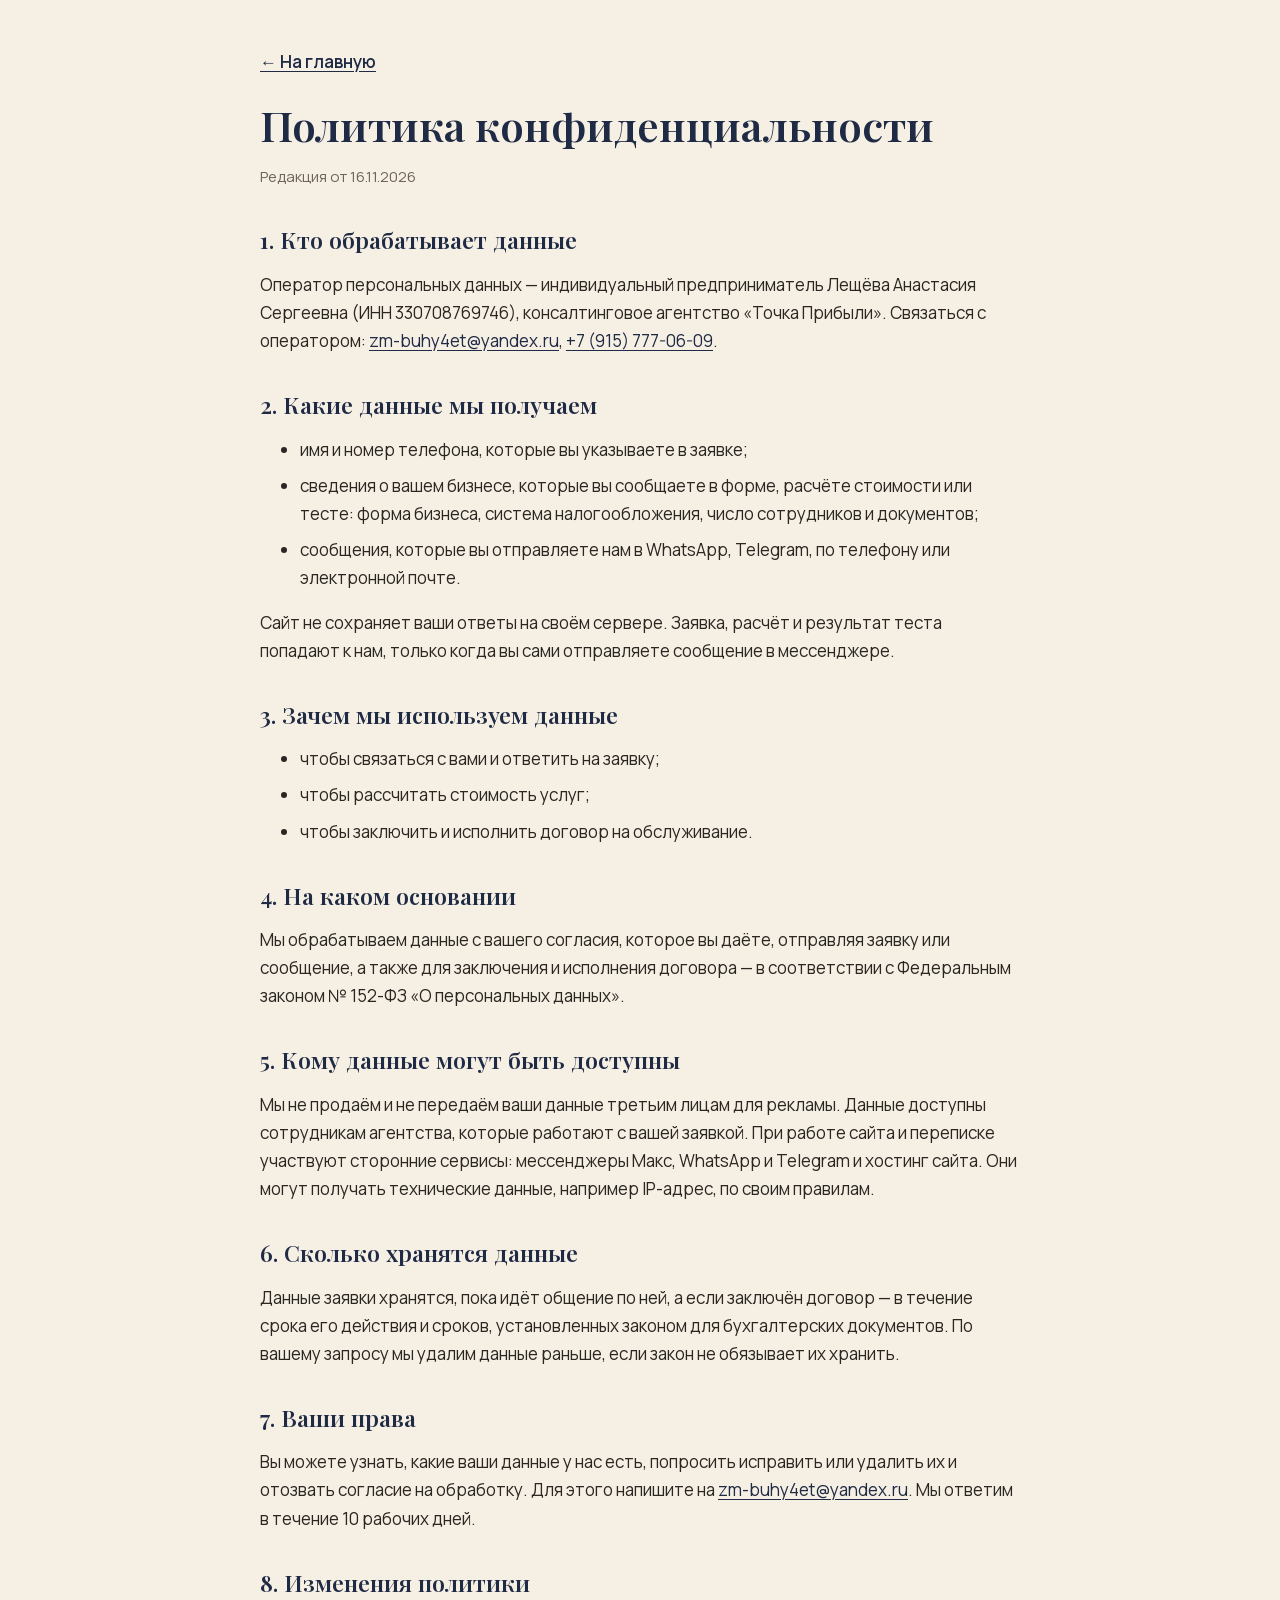
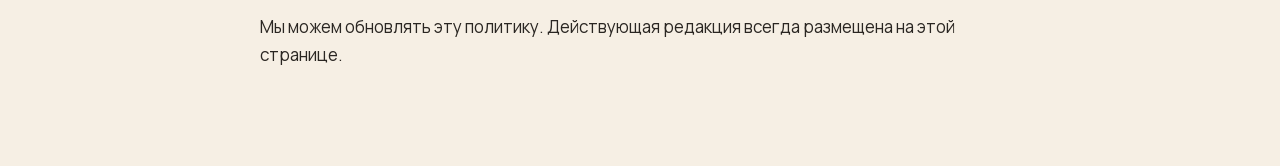
<file: privacy.html>
<!doctype html>
<html lang="ru">
<head>
<meta charset="utf-8">
<meta name="viewport" content="width=device-width, initial-scale=1">
<title>Политика конфиденциальности: Точка Прибыли</title>
<meta name="description" content="Как агентство «Точка Прибыли» обрабатывает имя, телефон и сведения о бизнесе из заявок с сайта.">
<link rel="icon" href="logo-mark.svg" type="image/svg+xml">
<link rel="stylesheet" href="fonts/fonts.css">
<style>
  /* Hallmark · v2.0.0 · audit → polish · genre: editorial · theme: own (warm photo palette, by request) · copy: verbatim (Russian legal text, the dash is standard punctuation) */
  /* Hallmark · pre-emit critique: P4 H3 E4 S3 R4 V4 · weakest: S, a plain legal page; it carries the main page's tokens and type and nothing else */
  :root {
    --cream: #f6efe4;
    --navy: #1f2a44;
    --ink: #2a2622;
    --muted: #6f655b;
    --gold: #c9a24b;
    --serif: 'Playfair Display', Georgia, serif;
    --sans: Manrope, 'Helvetica Neue', Arial, sans-serif;
  }
  html { overflow-x: clip; }
  body { margin: 0; background: var(--cream); color: var(--ink); font: 400 17px/1.65 var(--sans); overflow-x: clip; }
  main { max-width: 760px; margin: 0 auto; padding: 48px 20px 80px; }
  h1, h2 { font-family: var(--serif); font-weight: 600; color: var(--navy); line-height: 1.2; text-wrap: balance; overflow-wrap: break-word; min-width: 0; }
  h1 { font-size: clamp(30px, 5vw, 42px); margin: 24px 0 8px; }
  h2 { font-size: 23px; margin: 36px 0 8px; }
  a { color: var(--navy); text-underline-offset: 3px; }
  a:focus-visible { outline: 3px solid var(--gold); outline-offset: 3px; }
  a:active { opacity: .7; }
  .back { font-weight: 600; }
  .date { color: var(--muted); font-size: 15px; }
  li { margin: 8px 0; }
</style>
</head>
<body>
<main>
  <a class="back" href="./">← На главную</a>
  <h1>Политика конфиденциальности</h1>
  <p class="date">Редакция от 16.11.2026</p>

  <h2>1. Кто обрабатывает данные</h2>
  <p>Оператор персональных данных — индивидуальный предприниматель Лещёва Анастасия Сергеевна (ИНН 330708769746), консалтинговое агентство «Точка Прибыли». Связаться с оператором: <a href="mailto:zm-buhy4et@yandex.ru">zm-buhy4et@yandex.ru</a>, <a href="tel:+79157770609">+7 (915) 777-06-09</a>.</p>

  <h2>2. Какие данные мы получаем</h2>
  <ul>
    <li>имя и номер телефона, которые вы указываете в заявке;</li>
    <li>сведения о вашем бизнесе, которые вы сообщаете в форме, расчёте стоимости или тесте: форма бизнеса, система налогообложения, число сотрудников и документов;</li>
    <li>сообщения, которые вы отправляете нам в WhatsApp, Telegram, по телефону или электронной почте.</li>
  </ul>
  <p>Сайт не сохраняет ваши ответы на своём сервере. Заявка, расчёт и результат теста попадают к нам, только когда вы сами отправляете сообщение в мессенджере.</p>

  <h2>3. Зачем мы используем данные</h2>
  <ul>
    <li>чтобы связаться с вами и ответить на заявку;</li>
    <li>чтобы рассчитать стоимость услуг;</li>
    <li>чтобы заключить и исполнить договор на обслуживание.</li>
  </ul>

  <h2>4. На каком основании</h2>
  <p>Мы обрабатываем данные с вашего согласия, которое вы даёте, отправляя заявку или сообщение, а также для заключения и исполнения договора — в соответствии с Федеральным законом № 152-ФЗ «О персональных данных».</p>

  <h2>5. Кому данные могут быть доступны</h2>
  <p>Мы не продаём и не передаём ваши данные третьим лицам для рекламы. Данные доступны сотрудникам агентства, которые работают с вашей заявкой. При работе сайта и переписке участвуют сторонние сервисы: мессенджеры Макс, WhatsApp и Telegram и хостинг сайта. Они могут получать технические данные, например IP-адрес, по своим правилам.</p>

  <h2>6. Сколько хранятся данные</h2>
  <p>Данные заявки хранятся, пока идёт общение по ней, а если заключён договор — в течение срока его действия и сроков, установленных законом для бухгалтерских документов. По вашему запросу мы удалим данные раньше, если закон не обязывает их хранить.</p>

  <h2>7. Ваши права</h2>
  <p>Вы можете узнать, какие ваши данные у нас есть, попросить исправить или удалить их и отозвать согласие на обработку. Для этого напишите на <a href="mailto:zm-buhy4et@yandex.ru">zm-buhy4et@yandex.ru</a>. Мы ответим в течение 10 рабочих дней.</p>

  <h2>8. Изменения политики</h2>
  <p>Мы можем обновлять эту политику. Действующая редакция всегда размещена на этой странице.</p>
</main>
</body>
</html>
</file>
<file: fonts/fonts.css>
/* Шрифты лежат на самом сайте, чтобы IP посетителей не уходили в Google. Лицензия OFL — файлы OFL-*.txt рядом */
@font-face { font-family: 'Manrope'; font-style: normal; font-weight: 400 700; font-display: swap; src: url(manrope-cyrillic.woff2) format('woff2'); unicode-range: U+0301, U+0400-045F, U+0490-0491, U+04B0-04B1, U+2116; }
@font-face { font-family: 'Manrope'; font-style: normal; font-weight: 400 700; font-display: swap; src: url(manrope-latin.woff2) format('woff2'); unicode-range: U+0000-00FF, U+0131, U+0152-0153, U+02BB-02BC, U+02C6, U+02DA, U+02DC, U+0304, U+0308, U+0329, U+2000-206F, U+20AC, U+2122, U+2191, U+2193, U+2212, U+2215, U+FEFF, U+FFFD; }
@font-face { font-family: 'Playfair Display'; font-style: normal; font-weight: 500 600; font-display: swap; src: url(playfair-cyrillic.woff2) format('woff2'); unicode-range: U+0301, U+0400-045F, U+0490-0491, U+04B0-04B1, U+2116; }
@font-face { font-family: 'Playfair Display'; font-style: normal; font-weight: 500 600; font-display: swap; src: url(playfair-latin.woff2) format('woff2'); unicode-range: U+0000-00FF, U+0131, U+0152-0153, U+02BB-02BC, U+02C6, U+02DA, U+02DC, U+0304, U+0308, U+0329, U+2000-206F, U+20AC, U+2122, U+2191, U+2193, U+2212, U+2215, U+FEFF, U+FFFD; }
@font-face { font-family: 'Playfair Display'; font-style: italic; font-weight: 500; font-display: swap; src: url(playfair-italic-cyrillic.woff2) format('woff2'); unicode-range: U+0301, U+0400-045F, U+0490-0491, U+04B0-04B1, U+2116; }
@font-face { font-family: 'Playfair Display'; font-style: italic; font-weight: 500; font-display: swap; src: url(playfair-italic-latin.woff2) format('woff2'); unicode-range: U+0000-00FF, U+0131, U+0152-0153, U+02BB-02BC, U+02C6, U+02DA, U+02DC, U+0304, U+0308, U+0329, U+2000-206F, U+20AC, U+2122, U+2191, U+2193, U+2212, U+2215, U+FEFF, U+FFFD; }
</file>
